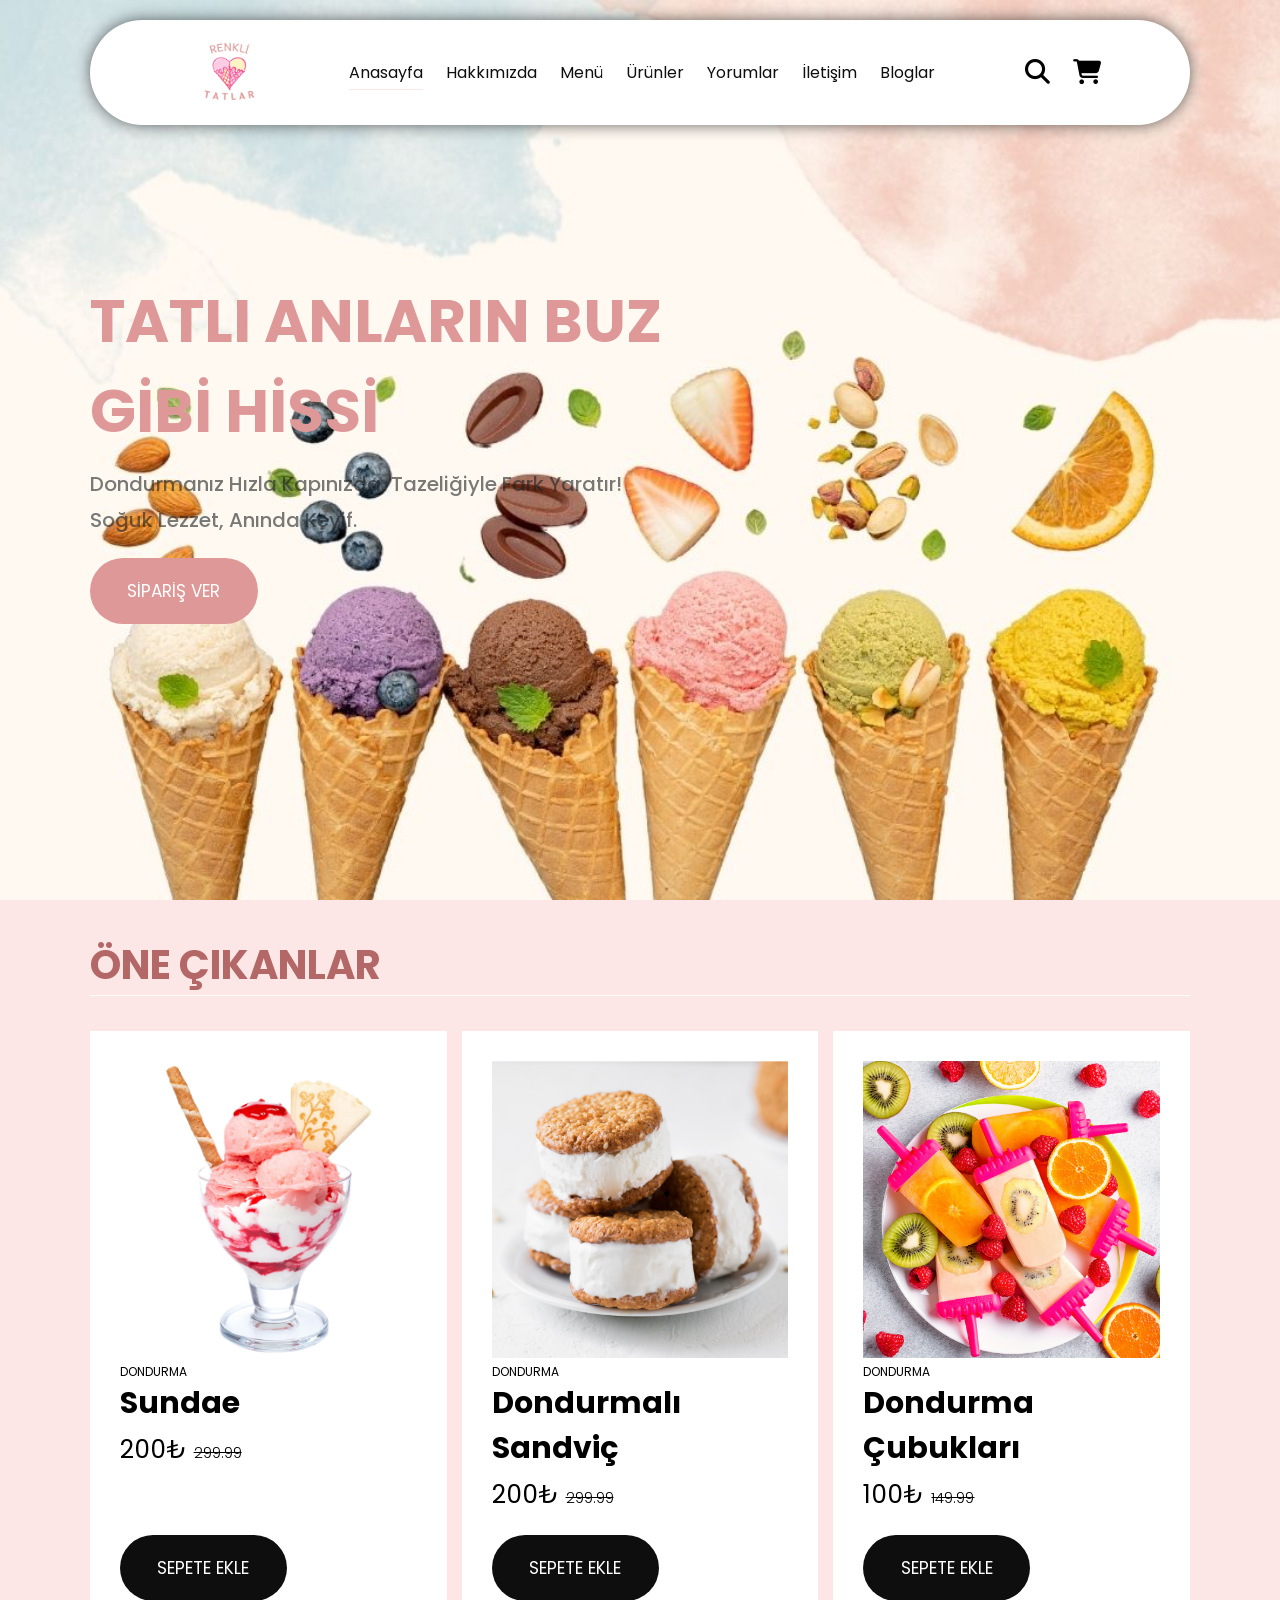
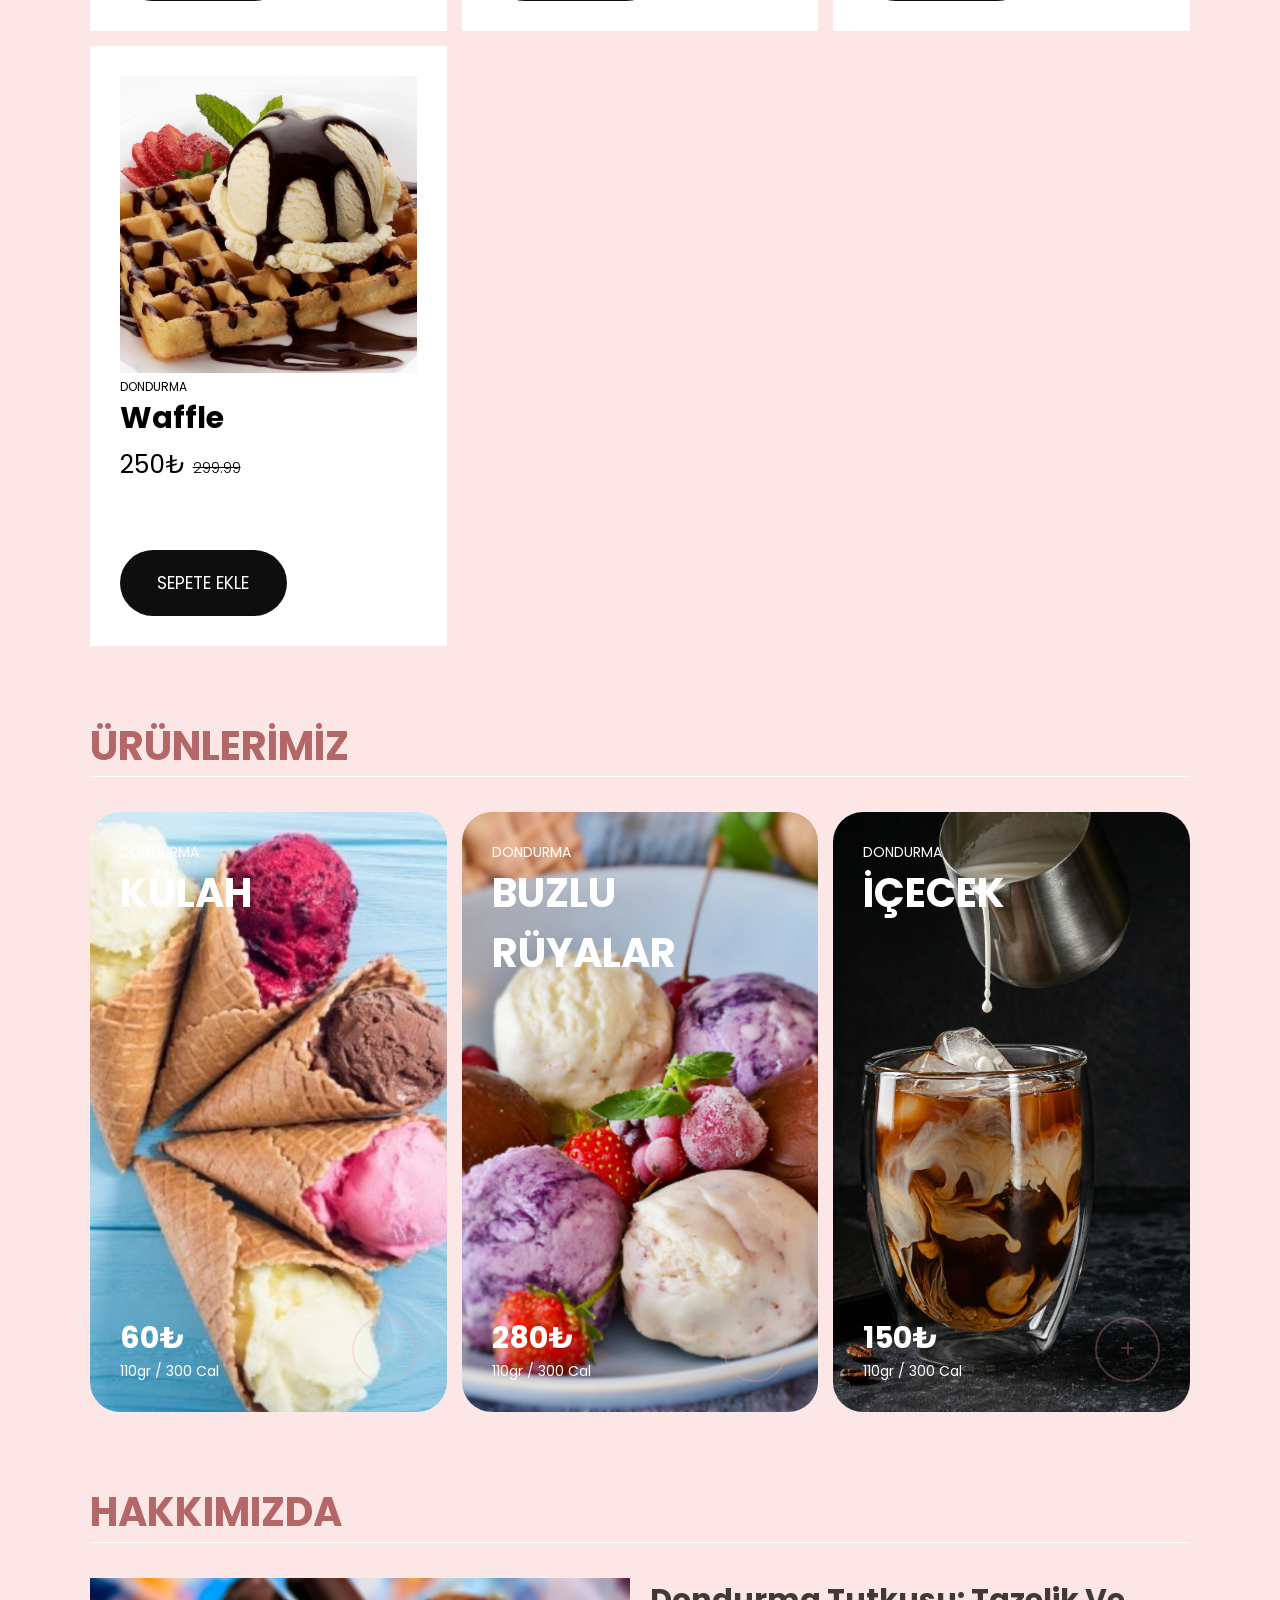
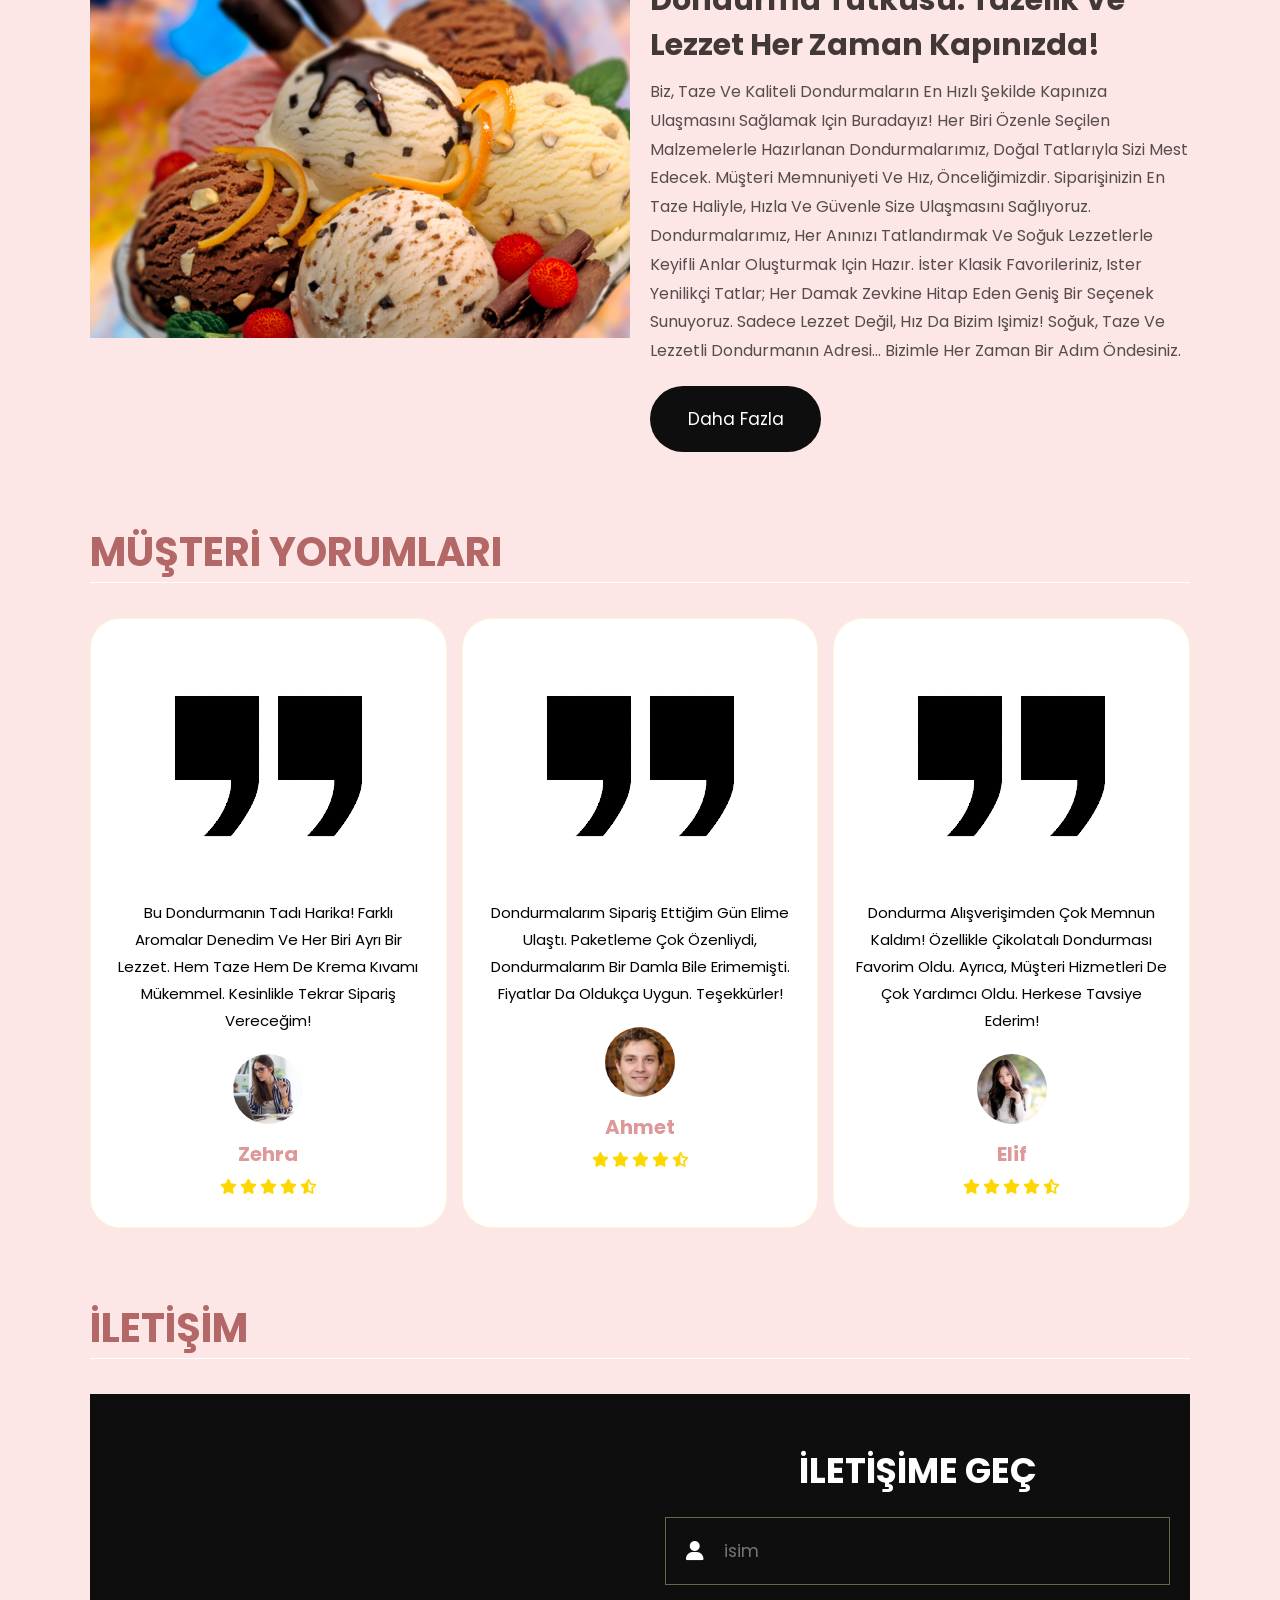
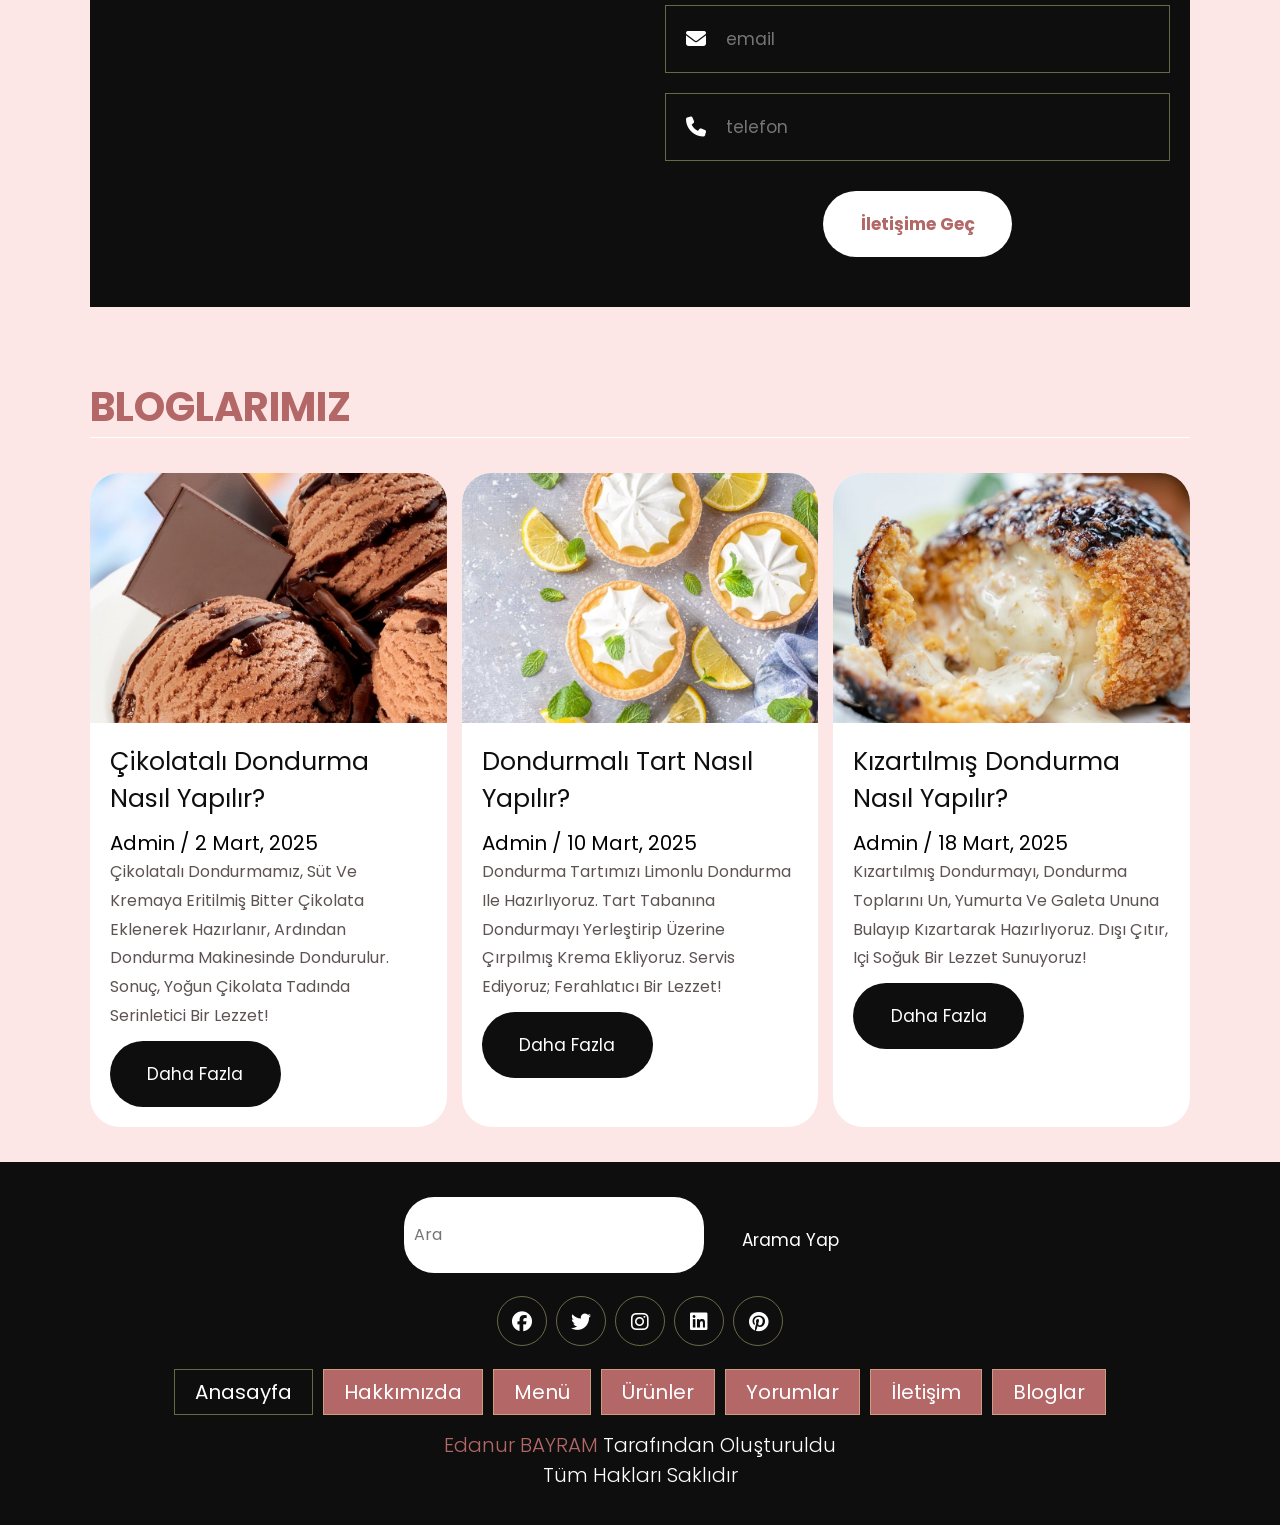
<file: index.html>
<!DOCTYPE html>
<html lang="en">

<head>
    <meta charset="UTF-8">
    <meta name="viewport" content="width=device-width, initial-scale=1.0">
    <link rel="stylesheet" href="https://cdnjs.cloudflare.com/ajax/libs/font-awesome/6.1.1/css/all.min.css" integrity="sha512-KfkfwYDsLkIlwQp6LFnl8zNdLGxu9YAA1QvwINks4PhcElQSvqcyVLLD9aMhXd13uQjoXtEKNosOWaZqXgel0g==" crossorigin="anonymous" referrerpolicy="no-referrer" />
    <title> Renkli Tatlar</title>
    <link rel="stylesheet" href="styles/style.css" />
</head>

<body>
    <!--! header section start-->
    <header class="header">
         <a href="#" class="logo">
            <img src="images/logo.png" alt="logo" />
         </a>
         <nav class="navbar">
           <a href="index.html" class="active">Anasayfa</a>
           <a href="about.html">Hakkımızda</a>
           <a href="menu.html">Menü</a>
           <a href="products.html">Ürünler</a>
           <a href="review.html">Yorumlar</a>
           <a href="contact.html">İletişim</a>
           <a href="blogs.html">Bloglar</a>
         </nav>

         <div class="buttons">
            <button id="search-btn">
                <i class="fas fa-search"></i>
            </button>
            <button id="cart-btn">
                <i class="fas fa-shopping-cart"></i>
            </button>
            <button id="menu-btn">
                <i class="fas fa-bars"></i>
            </button>
         </div>

         <div class="search-form">
            <input
            type="text"
            class="search-input"
            id="search-box"
            placeholder="arama yapın"
            />
            <i class="fas fa-search"></i>
         </div>

         <div class="cart-items-container">
            <div class="cart-item">
                <i class="fas fa-times"></i>
                <img src="images/menu-1.png" alt="menu">
                <div class="content">
                    <h3>Sepet Ürünü 01</h3>
                    <div class="price">200₺</div>
                </div>
            </div>
            <div class="cart-item">
                <i class="fas fa-times"></i>
                <img src="images/menu-2.png" alt="menu">
                <div class="content">
                    <h3>Sepet Ürünü 02</h3>
                    <div class="price">200₺</div>
                </div>
            </div>
            <div class="cart-item">
                <i class="fas fa-times"></i>
                <img src="images/menu-3.png" alt="menu">
                <div class="content">
                    <h3>Sepet Ürünü 03</h3>
                    <div class="price">100₺</div>
                </div>
            </div>
            <div class="cart-item">
                <i class="fas fa-times"></i>
                <img src="images/menu-4.png" alt="menu">
                <div class="content">
                    <h3>Sepet Ürünü 04</h3>
                    <div class="price">250₺</div>
                </div>
            </div>
            <a href="#" class="btn">Ödeme Yap</a>
         </div>
    </header>
    <!--! header section end-->

    <!--! home section start-->
    <section class="home" id="home">
        <div class="content">
            <h3>TATLI ANLARIN BUZ GİBİ HİSSİ</h3>
        <P>
            Dondurmanız hızla kapınızda, tazeliğiyle fark yaratır! <br>
            Soğuk lezzet, anında keyif.
        </P>
        <a href="#" class="btn">SİPARİŞ VER</a>
        </div>
    </section>
    <!--! home section end-->

    <!--! menu section start-->
    <section class="menu" id="menu">
        <h1 class="heading"> öne çıkanlar</h1>
        <div class="box-container">
            <div class="box">
                <div class="box-head">
                   <img src="images/menu-1.png"
                   alt="menu" />
                   <span class="menu-category">DONDURMA</span>
                   <h3>Sundae</h3>
                   <div class="price">200₺ <span>299.99</span></div>
                </div>
                <div class="box-bottom">
                   <a href="#" class="btn">SEPETE EKLE</a>
                </div>
            </div>
            <div class="box">
                <div class="box-head">
                   <img src="images/menu-2.png"
                   alt="menu" />
                   <span class="menu-category">DONDURMA</span>
                   <h3>Dondurmalı Sandviç</h3>
                   <div class="price">200₺ <span>299.99</span></div>
                </div>
                <div class="box-bottom">
                   <a href="#" class="btn">SEPETE EKLE</a>
                </div>
            </div>
            <div class="box">
                <div class="box-head">
                   <img src="images/menu-3.png"
                   alt="menu" />
                   <span class="menu-category">DONDURMA</span>
                   <h3>Dondurma Çubukları</h3>
                   <div class="price">100₺ <span>149.99</span></div>
                </div>
                <div class="box-bottom">
                   <a href="#" class="btn">SEPETE EKLE</a>
                </div>
            </div>
            <div class="box">
                <div class="box-head">
                   <img src="images/menu-4.png"
                   alt="menu" />
                   <span class="menu-category">DONDURMA</span>
                   <h3>Waffle</h3>
                   <div class="price">250₺ <span>299.99</span></div>
                </div>
                <div class="box-bottom">
                   <a href="#" class="btn">SEPETE EKLE</a>
                </div>
            </div>
        </div>
    </section>
    <!--! menu section end-->

    <!--! products section start-->
    <section class="products" id="products">
        <h1 class="heading">ÜRÜNLERİMİZ </h1>
        <div class="box-container">
            <div class="box">
                <div class="box-head">
                    <span class="title">DONDURMA</span>
                    <a href="#" class="name">KÜLAH</a>
                </div>
                <div class="image">
                    <img src="images/product-2.png" alt="" />
                </div>
                <div class="box-bottom">
                    <div class="info">
                        <b class="price">60₺</b>
                        <span class="amount">110gr / 300 Cal</span>
                    </div>
                    <div class="product-btn">
                        <a href="#">
                            <i class="fas fa-plus"></i>
                        </a>
                    </div>
                </div>
            </div>
            <div class="box">
                <div class="box-head">
                    <span class="title">DONDURMA</span>
                    <a href="#" class="name">BUZLU RÜYALAR</a>
                </div>
                <div class="image">
                    <img src="images/product-1.png" alt="" />
                </div>
                <div class="box-bottom">
                    <div class="info">
                        <b class="price">280₺</b>
                        <span class="amount">110gr / 300 Cal</span>
                    </div>
                    <div class="product-btn">
                        <a href="#">
                            <i class="fas fa-plus"></i>
                        </a>
                    </div>
                </div>
            </div>
            <div class="box dark-bg">
                <div class="box-head">
                    <span class="title">DONDURMA</span>
                    <a href="#" class="name">İÇECEK</a>
                </div>
                <div class="image">
                    <img src="images/dark-product.jpg" alt="" />
                </div>
                <div class="box-bottom">
                    <div class="info">
                        <b class="price">150₺</b>
                        <span class="amount">110gr / 300 Cal</span>
                    </div>
                    <div class="product-btn">
                        <a href="#">
                            <i class="fas fa-plus"></i>
                        </a>
                    </div>
                </div>
            </div>
        </div>
    </section>
    <!--! products section end-->

    <!--! about section start-->
    <section class="about" id="about">
        <h1 class="heading">hakkımızda</h1>
    <div class="row">
        <div class="image">
            <img src="images/about.jpg" alt="about" />
        </div>
        <div class="content">
            <h3>Dondurma Tutkusu: Tazelik ve Lezzet Her Zaman Kapınızda!</h3>
            <p>
                Biz, taze ve kaliteli dondurmaların en hızlı şekilde kapınıza ulaşmasını sağlamak için buradayız! Her biri özenle seçilen malzemelerle hazırlanan dondurmalarımız, doğal tatlarıyla sizi mest edecek. Müşteri memnuniyeti ve hız, önceliğimizdir. Siparişinizin en taze haliyle, hızla ve güvenle size ulaşmasını sağlıyoruz.
                Dondurmalarımız, her anınızı tatlandırmak ve soğuk lezzetlerle keyifli anlar oluşturmak için hazır. İster klasik favorileriniz, ister yenilikçi tatlar; her damak zevkine hitap eden geniş bir seçenek sunuyoruz. Sadece lezzet değil, hız da bizim işimiz!
                Soğuk, taze ve lezzetli dondurmanın adresi… Bizimle her zaman bir adım öndesiniz.
            </p>
            <a href="#" class="btn">daha fazla</a>
        </div>
    </div>
    </section>
    <!--! about section end-->

    <!--! review section start-->
    <section class="review" id="review">
        <h1 class="heading"> müşterİ yorumları </h1>
        <div class="box-container">
            <div class="box">
                <img src="images/quote.png" alt="quote" />
                <p>
                    Bu dondurmanın tadı harika! Farklı aromalar denedim ve her biri ayrı bir lezzet. Hem taze hem de krema kıvamı mükemmel. Kesinlikle tekrar sipariş vereceğim!
                </p>
                <img src="images/avatar-1.png" alt="avatar" class="user" />
                <h3> Zehra </h3>
                <div class="stars">
                    <i class="fas fa-star"></i>
                    <i class="fas fa-star"></i>
                    <i class="fas fa-star"></i>
                    <i class="fas fa-star"></i>
                    <i class="fas fa-star-half-alt"></i>
                </div>
            </div>
            <div class="box">
                <img src="images/quote.png" alt="quote" />
                <p>
                    Dondurmalarım sipariş ettiğim gün elime ulaştı. Paketleme çok özenliydi, dondurmalarım bir damla bile erimemişti. Fiyatlar da oldukça uygun. Teşekkürler!
                </p>
                <img src="images/avatar-2.png" alt="avatar" class="user" />
                <h3> Ahmet </h3>
                <div class="stars">
                    <i class="fas fa-star"></i>
                    <i class="fas fa-star"></i>
                    <i class="fas fa-star"></i>
                    <i class="fas fa-star"></i>
                    <i class="fas fa-star-half-alt"></i>
                </div>
            </div>
            <div class="box">
                <img src="images/quote.png" alt="quote" />
                <p>
                    Dondurma alışverişimden çok memnun kaldım! Özellikle çikolatalı dondurması favorim oldu. Ayrıca, müşteri hizmetleri de çok yardımcı oldu. Herkese tavsiye ederim!
                </p>
                <img src="images/avatar-3.png" alt="avatar" class="user" />
                <h3> Elif </h3>
                <div class="stars">
                    <i class="fas fa-star"></i>
                    <i class="fas fa-star"></i>
                    <i class="fas fa-star"></i>
                    <i class="fas fa-star"></i>
                    <i class="fas fa-star-half-alt"></i>
                </div>
            </div>
        </div>
    </section>
    <!--! review section end-->

    <!--! contact section start-->
    <section class="contact" id="contact">
        <h1 class="heading">İletİşİm</h1>
        <div class="row">
            <iframe 
            class="map"
            src="https://www.google.com/maps/embed?pb=!1m10!1m8!1m3!1d42348.894276084575!2d41.13594555619856!3d37.91640193746338!3m2!1i1024!2i768!4f13.1!5e0!3m2!1str!2str!4v1741733496168!5m2!1str!2str" loading="lazy" referrerpolicy="no-referrer-when-downgrade"></iframe>
          <form>
            <h3>İLETİŞİME GEÇ </h3>
            <div class="inputBox">
                <i class="fas fa-user"></i>
                <input type="text" placeholder="isim" />
            </div>
            <div class="inputBox">
                <i class="fas fa-envelope"></i>
                <input type="email" placeholder="email" />
            </div>
            <div class="inputBox">
                <i class="fas fa-phone"></i>
                <input type="number" placeholder="telefon" />
            </div>
            <input type="submit" class="btn" value="İletişime Geç">
          </form>
        </div>
    </section>
    <!--! contact section end-->

    <!--! blogs section start-->
    <section class="blogs" id="blogs">
        <h1 class="heading"> Bloglarımız </h1>
        <div class="box-container">
            <div class="box">
                <div class="image">
                 <img src="images/blog-1.jpg" alt="blog">
                </div> 
                <div class="content">
                    <a href="#" class="title"> Çikolatalı dondurma nasıl yapılır? </a>
                    <span>Admin / 2 Mart, 2025</span>
                    <p>
                        Çikolatalı dondurmamız, süt ve kremaya eritilmiş bitter çikolata eklenerek hazırlanır, ardından dondurma makinesinde dondurulur. Sonuç, yoğun çikolata tadında serinletici bir lezzet!
                    </p>
                    <a href="#" class="btn">daha fazla</a>
                </div>
            </div>
            <div class="box">
                <div class="image">
                 <img src="images/blog-2.jpg" alt="blog">
                </div> 
                <div class="content">
                    <a href="#" class="title"> dondurmalı tart nasıl <br> yapılır? </a>
                    <span>Admin / 10 Mart, 2025</span>
                    <p>
                        Dondurma tartımızı limonlu dondurma ile hazırlıyoruz. Tart tabanına dondurmayı yerleştirip üzerine çırpılmış krema ekliyoruz. Servis ediyoruz; ferahlatıcı bir lezzet!
                    </p>
                    <a href="#" class="btn">daha fazla</a>
                </div>
            </div>
            <div class="box">
                <div class="image">
                 <img src="images/blog-3.jpg" alt="blog">
                </div> 
                <div class="content">
                    <a href="#" class="title">kızartılmış dondurma nasıl yapılır? </a>
                    <span>Admin / 18 Mart, 2025</span>
                    <p>
                        Kızartılmış dondurmayı, dondurma toplarını un, yumurta ve galeta ununa bulayıp kızartarak hazırlıyoruz. Dışı çıtır, içi soğuk bir lezzet sunuyoruz!
                    </p>
                    <a href="#" class="btn">daha fazla</a>
                </div>
            </div>
        </div>
    </section>
    <!--! blogs section end-->

    <!--! footer section start-->
    <section class="footer">
        <div class="search">
            <input type="text"
            class="search-input" 
            placeholder="Ara" />
            <button class ="btn bnt-primary">Arama yap</button>
        </div>
        <div class="share">
            <a href="#" class="fab fa-facebook"></a>
            <a href="#" class="fab fa-twitter"></a>
            <a href="#" class="fab fa-instagram"></a>
            <a href="#" class="fab fa-linkedin"></a>
            <a href="#" class="fab fa-pinterest"></a>
        </div>

        <div class="links">
            <a href="#" class="active">Anasayfa</a>
            <a href="#">Hakkımızda</a>
            <a href="#">Menü</a>
            <a href="#">Ürünler</a>
            <a href="#">Yorumlar</a>
            <a href="#">İletişim</a>
            <a href="#">Bloglar</a>
        </div>

        <div class="credit">
            <span>Edanur BAYRAM </span>tarafından oluşturuldu <br> tüm hakları saklıdır
        </div>
    </section>
    <!--! footer section end-->

    <script src="js/script.js"></script>
</body>

</html>
</file>
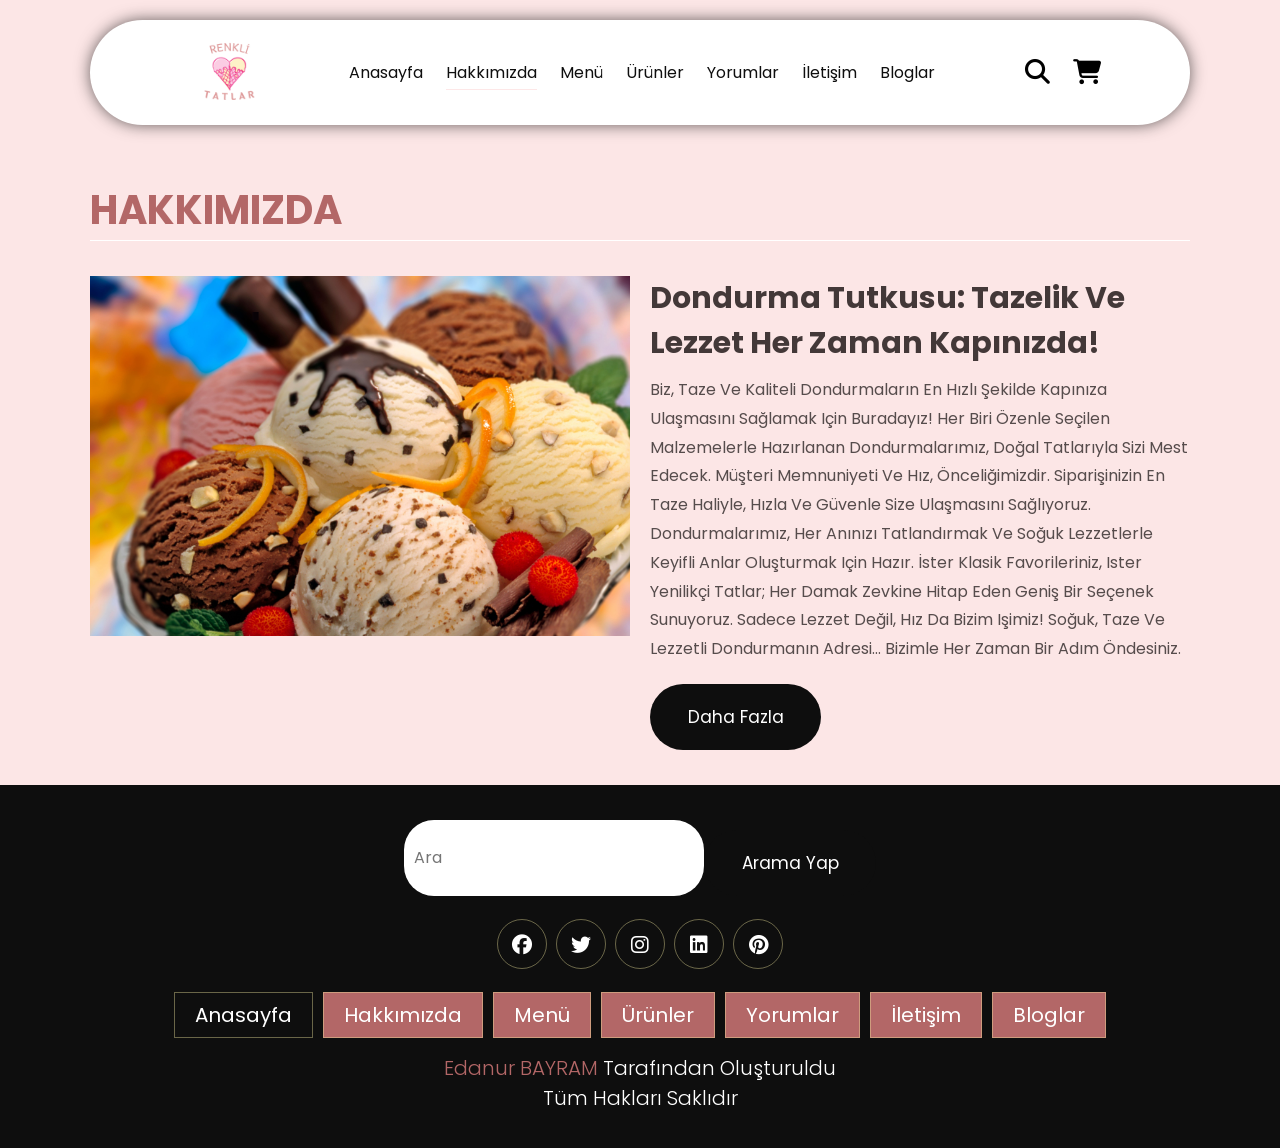
<file: about.html>
<!DOCTYPE html>
<html lang="en">

<head>
    <meta charset="UTF-8">
    <meta name="viewport" content="width=device-width, initial-scale=1.0">
    <link rel="stylesheet" href="https://cdnjs.cloudflare.com/ajax/libs/font-awesome/6.1.1/css/all.min.css" integrity="sha512-KfkfwYDsLkIlwQp6LFnl8zNdLGxu9YAA1QvwINks4PhcElQSvqcyVLLD9aMhXd13uQjoXtEKNosOWaZqXgel0g==" crossorigin="anonymous" referrerpolicy="no-referrer" />
    <title>Hakkımızda</title>
    <link rel="stylesheet" href="styles/style.css" />
</head>

<body>
    <!--! header section start-->
    <header class="header">
         <a href="#" class="logo">
            <img src="images/logo.png" alt="logo" />
         </a>
         <nav class="navbar">
           <a href="index.html" >Anasayfa</a>
           <a href="about.html" class="active">Hakkımızda</a>
           <a href="menu.html">Menü</a>
           <a href="products.html">Ürünler</a>
           <a href="review.html">Yorumlar</a>
           <a href="contact.html">İletişim</a>
           <a href="blogs.html">Bloglar</a>
         </nav>

         <div class="buttons">
            <button id="search-btn">
                <i class="fas fa-search"></i>
            </button>
            <button id="cart-btn">
                <i class="fas fa-shopping-cart"></i>
            </button>
            <button id="menu-btn">
                <i class="fas fa-bars"></i>
            </button>
         </div>

         <div class="search-form">
            <input
            type="text"
            class="search-input"
            id="search-box"
            placeholder="arama yapın"
            />
            <i class="fas fa-search"></i>
         </div>

         <div class="cart-items-container">
            <div class="cart-item">
                <i class="fas fa-times"></i>
                <img src="images/menu-1.png" alt="menu">
                <div class="content">
                    <h3>Sepet Ürünü 01</h3>
                    <div class="price">200₺</div>
                </div>
            </div>
            <div class="cart-item">
                <i class="fas fa-times"></i>
                <img src="images/menu-2.png" alt="menu">
                <div class="content">
                    <h3>Sepet Ürünü 02</h3>
                    <div class="price">200₺</div>
                </div>
            </div>
            <div class="cart-item">
                <i class="fas fa-times"></i>
                <img src="images/menu-3.png" alt="menu">
                <div class="content">
                    <h3>Sepet Ürünü 03</h3>
                    <div class="price">100₺</div>
                </div>
            </div>
            <div class="cart-item">
                <i class="fas fa-times"></i>
                <img src="images/menu-4.png" alt="menu">
                <div class="content">
                    <h3>Sepet Ürünü 04</h3>
                    <div class="price">250₺</div>
                </div>
            </div>
            <a href="#" class="btn">Ödeme Yap</a>
         </div>
    </header>
    <!--! header section end-->


    <!--! about section start-->
    <section class="about" id="about">
        <h1 class="heading">hakkımızda</h1>
    <div class="row">
        <div class="image">
            <img src="images/about.jpg" alt="about" />
        </div>
        <div class="content">
            <h3>Dondurma Tutkusu: Tazelik ve Lezzet Her Zaman Kapınızda!</h3>
            <p>
                Biz, taze ve kaliteli dondurmaların en hızlı şekilde kapınıza ulaşmasını sağlamak için buradayız! Her biri özenle seçilen malzemelerle hazırlanan dondurmalarımız, doğal tatlarıyla sizi mest edecek. Müşteri memnuniyeti ve hız, önceliğimizdir. Siparişinizin en taze haliyle, hızla ve güvenle size ulaşmasını sağlıyoruz.
                Dondurmalarımız, her anınızı tatlandırmak ve soğuk lezzetlerle keyifli anlar oluşturmak için hazır. İster klasik favorileriniz, ister yenilikçi tatlar; her damak zevkine hitap eden geniş bir seçenek sunuyoruz. Sadece lezzet değil, hız da bizim işimiz!
                Soğuk, taze ve lezzetli dondurmanın adresi… Bizimle her zaman bir adım öndesiniz.
            </p>
            <a href="#" class="btn">daha fazla</a>
        </div>
    </div>
    </section>
    <!--! about section end-->

 

    <!--! footer section start-->
    <section class="footer">
        <div class="search">
            <input type="text"
            class="search-input" 
            placeholder="Ara" />
            <button class ="btn bnt-primary">Arama yap</button>
        </div>
        <div class="share">
            <a href="#" class="fab fa-facebook"></a>
            <a href="#" class="fab fa-twitter"></a>
            <a href="#" class="fab fa-instagram"></a>
            <a href="#" class="fab fa-linkedin"></a>
            <a href="#" class="fab fa-pinterest"></a>
        </div>

        <div class="links">
            <a href="#" class="active">Anasayfa</a>
            <a href="#">Hakkımızda</a>
            <a href="#">Menü</a>
            <a href="#">Ürünler</a>
            <a href="#">Yorumlar</a>
            <a href="#">İletişim</a>
            <a href="#">Bloglar</a>
        </div>

        <div class="credit">
            <span>Edanur BAYRAM </span>tarafından oluşturuldu <br> tüm hakları saklıdır
        </div>
    </section>
    <!--! footer section end-->

    <script src="js/script.js"></script>
</body>

</html>
</file>
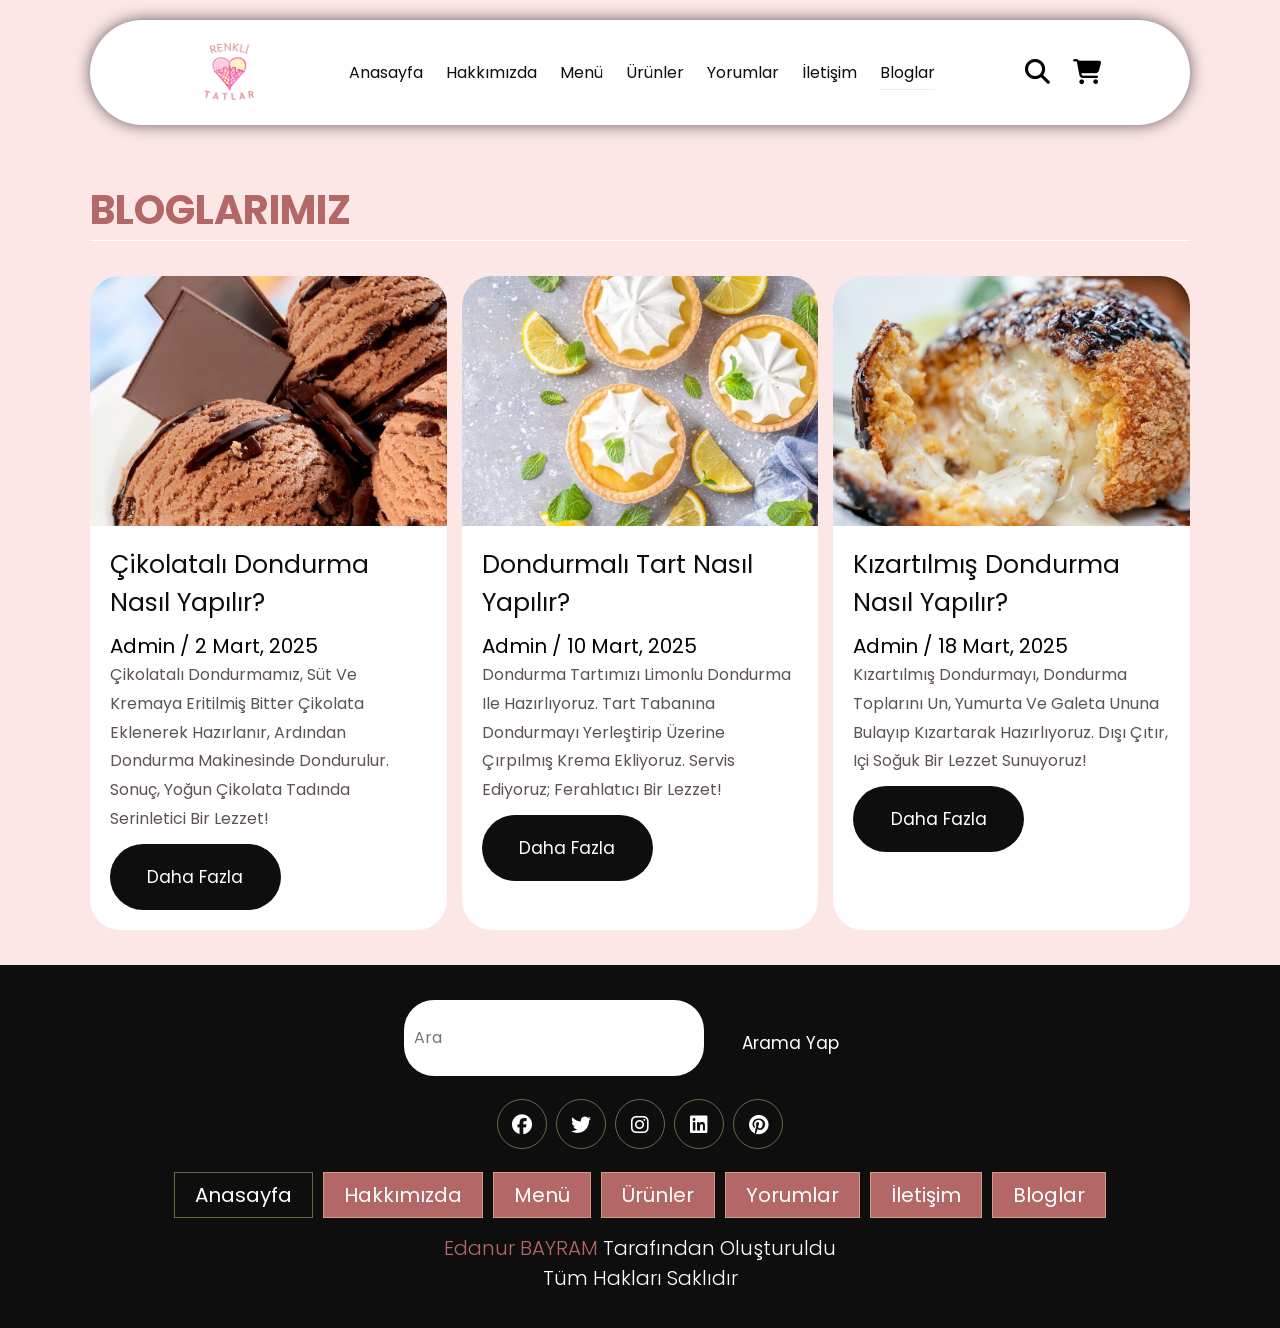
<file: blogs.html>
<!DOCTYPE html>
<html lang="en">

<head>
    <meta charset="UTF-8">
    <meta name="viewport" content="width=device-width, initial-scale=1.0">
    <link rel="stylesheet" href="https://cdnjs.cloudflare.com/ajax/libs/font-awesome/6.1.1/css/all.min.css" integrity="sha512-KfkfwYDsLkIlwQp6LFnl8zNdLGxu9YAA1QvwINks4PhcElQSvqcyVLLD9aMhXd13uQjoXtEKNosOWaZqXgel0g==" crossorigin="anonymous" referrerpolicy="no-referrer" />
    <title>Bloglar</title>
    <link rel="stylesheet" href="styles/style.css" />
</head>

<body>
    <!--! header section start-->
    <header class="header">
         <a href="#" class="logo">
            <img src="images/logo.png" alt="logo" />
         </a>
         <nav class="navbar">
           <a href="index.html" >Anasayfa</a>
           <a href="about.html">Hakkımızda</a>
           <a href="menu.html">Menü</a>
           <a href="products.html" >Ürünler</a>
           <a href="review.html">Yorumlar</a>
           <a href="contact.html">İletişim</a>
           <a href="blogs.html"  class="active">Bloglar</a>
         </nav>

         <div class="buttons">
            <button id="search-btn">
                <i class="fas fa-search"></i>
            </button>
            <button id="cart-btn">
                <i class="fas fa-shopping-cart"></i>
            </button>
            <button id="menu-btn">
                <i class="fas fa-bars"></i>
            </button>
         </div>

         <div class="search-form">
            <input
            type="text"
            class="search-input"
            id="search-box"
            placeholder="arama yapın"
            />
            <i class="fas fa-search"></i>
         </div>

         <div class="cart-items-container">
            <div class="cart-item">
                <i class="fas fa-times"></i>
                <img src="images/menu-1.png" alt="menu">
                <div class="content">
                    <h3>Sepet Ürünü 01</h3>
                    <div class="price">200₺</div>
                </div>
            </div>
            <div class="cart-item">
                <i class="fas fa-times"></i>
                <img src="images/menu-2.png" alt="menu">
                <div class="content">
                    <h3>Sepet Ürünü 02</h3>
                    <div class="price">200₺</div>
                </div>
            </div>
            <div class="cart-item">
                <i class="fas fa-times"></i>
                <img src="images/menu-3.png" alt="menu">
                <div class="content">
                    <h3>Sepet Ürünü 03</h3>
                    <div class="price">100₺</div>
                </div>
            </div>
            <div class="cart-item">
                <i class="fas fa-times"></i>
                <img src="images/menu-4.png" alt="menu">
                <div class="content">
                    <h3>Sepet Ürünü 04</h3>
                    <div class="price">250₺</div>
                </div>
            </div>
            <a href="#" class="btn">Ödeme Yap</a>
         </div>
    </header>
    <!--! header section end-->

    <!--! blogs section start-->
    <section class="blogs" id="blogs">
        <h1 class="heading"> Bloglarımız </h1>
        <div class="box-container">
            <div class="box">
                <div class="image">
                 <img src="images/blog-1.jpg" alt="blog">
                </div> 
                <div class="content">
                    <a href="#" class="title"> Çikolatalı dondurma nasıl yapılır? </a>
                    <span>Admin / 2 Mart, 2025</span>
                    <p>
                        Çikolatalı dondurmamız, süt ve kremaya eritilmiş bitter çikolata eklenerek hazırlanır, ardından dondurma makinesinde dondurulur. Sonuç, yoğun çikolata tadında serinletici bir lezzet!
                    </p>
                    <a href="#" class="btn">daha fazla</a>
                </div>
            </div>
            <div class="box">
                <div class="image">
                 <img src="images/blog-2.jpg" alt="blog">
                </div> 
                <div class="content">
                    <a href="#" class="title"> dondurmalı tart nasıl <br> yapılır? </a>
                    <span>Admin / 10 Mart, 2025</span>
                    <p>
                        Dondurma tartımızı limonlu dondurma ile hazırlıyoruz. Tart tabanına dondurmayı yerleştirip üzerine çırpılmış krema ekliyoruz. Servis ediyoruz; ferahlatıcı bir lezzet!
                    </p>
                    <a href="#" class="btn">daha fazla</a>
                </div>
            </div>
            <div class="box">
                <div class="image">
                 <img src="images/blog-3.jpg" alt="blog">
                </div> 
                <div class="content">
                    <a href="#" class="title">kızartılmış dondurma nasıl yapılır? </a>
                    <span>Admin / 18 Mart, 2025</span>
                    <p>
                        Kızartılmış dondurmayı, dondurma toplarını un, yumurta ve galeta ununa bulayıp kızartarak hazırlıyoruz. Dışı çıtır, içi soğuk bir lezzet sunuyoruz!
                    </p>
                    <a href="#" class="btn">daha fazla</a>
                </div>
            </div>
        </div>
    </section>
    <!--! blogs section end-->

    <!--! footer section start-->
    <section class="footer">
        <div class="search">
            <input type="text"
            class="search-input" 
            placeholder="Ara" />
            <button class ="btn bnt-primary">Arama yap</button>
        </div>
        <div class="share">
            <a href="#" class="fab fa-facebook"></a>
            <a href="#" class="fab fa-twitter"></a>
            <a href="#" class="fab fa-instagram"></a>
            <a href="#" class="fab fa-linkedin"></a>
            <a href="#" class="fab fa-pinterest"></a>
        </div>

        <div class="links">
            <a href="#" class="active">Anasayfa</a>
            <a href="#">Hakkımızda</a>
            <a href="#">Menü</a>
            <a href="#">Ürünler</a>
            <a href="#">Yorumlar</a>
            <a href="#">İletişim</a>
            <a href="#">Bloglar</a>
        </div>

        <div class="credit">
            <span>Edanur BAYRAM </span>tarafından oluşturuldu <br> tüm hakları saklıdır
        </div>
    </section>
    <!--! footer section end-->

    <script src="js/script.js"></script>
</body>

</html>
</file>
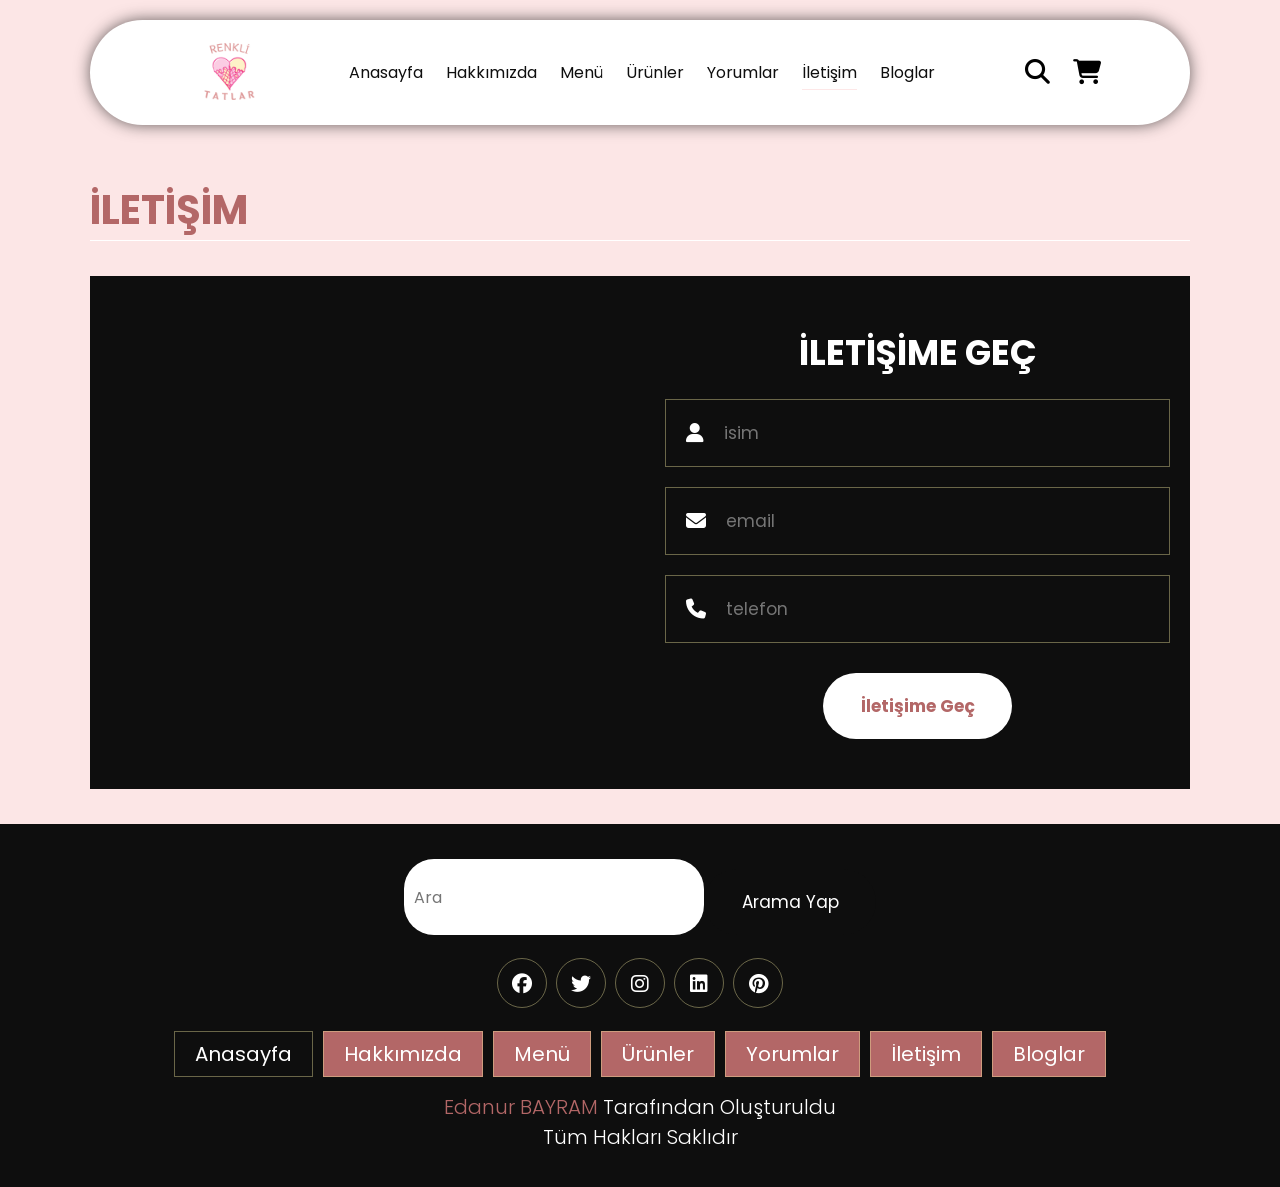
<file: contact.html>
<!DOCTYPE html>
<html lang="en">

<head>
    <meta charset="UTF-8">
    <meta name="viewport" content="width=device-width, initial-scale=1.0">
    <link rel="stylesheet" href="https://cdnjs.cloudflare.com/ajax/libs/font-awesome/6.1.1/css/all.min.css" integrity="sha512-KfkfwYDsLkIlwQp6LFnl8zNdLGxu9YAA1QvwINks4PhcElQSvqcyVLLD9aMhXd13uQjoXtEKNosOWaZqXgel0g==" crossorigin="anonymous" referrerpolicy="no-referrer" />
    <title>İletişim</title>
    <link rel="stylesheet" href="styles/style.css" />
</head>

<body>
    <!--! header section start-->
    <header class="header">
         <a href="#" class="logo">
            <img src="images/logo.png" alt="logo" />
         </a>
         <nav class="navbar">
           <a href="index.html" >Anasayfa</a>
           <a href="about.html">Hakkımızda</a>
           <a href="menu.html">Menü</a>
           <a href="products.html" >Ürünler</a>
           <a href="review.html">Yorumlar</a>
           <a href="contact.html" class="active">İletişim</a>
           <a href="blogs.html">Bloglar</a>
         </nav>

         <div class="buttons">
            <button id="search-btn">
                <i class="fas fa-search"></i>
            </button>
            <button id="cart-btn">
                <i class="fas fa-shopping-cart"></i>
            </button>
            <button id="menu-btn">
                <i class="fas fa-bars"></i>
            </button>
         </div>

         <div class="search-form">
            <input
            type="text"
            class="search-input"
            id="search-box"
            placeholder="arama yapın"
            />
            <i class="fas fa-search"></i>
         </div>

         <div class="cart-items-container">
            <div class="cart-item">
                <i class="fas fa-times"></i>
                <img src="images/menu-1.png" alt="menu">
                <div class="content">
                    <h3>Sepet Ürünü 01</h3>
                    <div class="price">200₺</div>
                </div>
            </div>
            <div class="cart-item">
                <i class="fas fa-times"></i>
                <img src="images/menu-2.png" alt="menu">
                <div class="content">
                    <h3>Sepet Ürünü 02</h3>
                    <div class="price">200₺</div>
                </div>
            </div>
            <div class="cart-item">
                <i class="fas fa-times"></i>
                <img src="images/menu-3.png" alt="menu">
                <div class="content">
                    <h3>Sepet Ürünü 03</h3>
                    <div class="price">100₺</div>
                </div>
            </div>
            <div class="cart-item">
                <i class="fas fa-times"></i>
                <img src="images/menu-4.png" alt="menu">
                <div class="content">
                    <h3>Sepet Ürünü 04</h3>
                    <div class="price">250₺</div>
                </div>
            </div>
            <a href="#" class="btn">Ödeme Yap</a>
         </div>
    </header>
    <!--! header section end-->

   <!--! contact section start-->
   <section class="contact" id="contact">
    <h1 class="heading">İletİşİm</h1>
    <div class="row">
        <iframe 
        class="map"
        src="https://www.google.com/maps/embed?pb=!1m10!1m8!1m3!1d42348.894276084575!2d41.13594555619856!3d37.91640193746338!3m2!1i1024!2i768!4f13.1!5e0!3m2!1str!2str!4v1741733496168!5m2!1str!2str" loading="lazy" referrerpolicy="no-referrer-when-downgrade"></iframe>
      <form>
        <h3>İLETİŞİME GEÇ </h3>
        <div class="inputBox">
            <i class="fas fa-user"></i>
            <input type="text" placeholder="isim" />
        </div>
        <div class="inputBox">
            <i class="fas fa-envelope"></i>
            <input type="email" placeholder="email" />
        </div>
        <div class="inputBox">
            <i class="fas fa-phone"></i>
            <input type="number" placeholder="telefon" />
        </div>
        <input type="submit" class="btn" value="İletişime Geç">
      </form>
    </div>
</section>
<!--! contact section end-->
    <!--! footer section start-->
    <section class="footer">
        <div class="search">
            <input type="text"
            class="search-input" 
            placeholder="Ara" />
            <button class ="btn bnt-primary">Arama yap</button>
        </div>
        <div class="share">
            <a href="#" class="fab fa-facebook"></a>
            <a href="#" class="fab fa-twitter"></a>
            <a href="#" class="fab fa-instagram"></a>
            <a href="#" class="fab fa-linkedin"></a>
            <a href="#" class="fab fa-pinterest"></a>
        </div>

        <div class="links">
            <a href="#" class="active">Anasayfa</a>
            <a href="#">Hakkımızda</a>
            <a href="#">Menü</a>
            <a href="#">Ürünler</a>
            <a href="#">Yorumlar</a>
            <a href="#">İletişim</a>
            <a href="#">Bloglar</a>
        </div>

        <div class="credit">
            <span>Edanur BAYRAM </span>tarafından oluşturuldu <br> tüm hakları saklıdır
        </div>
    </section>
    <!--! footer section end-->

    <script src="js/script.js"></script>
</body>

</html>
</file>
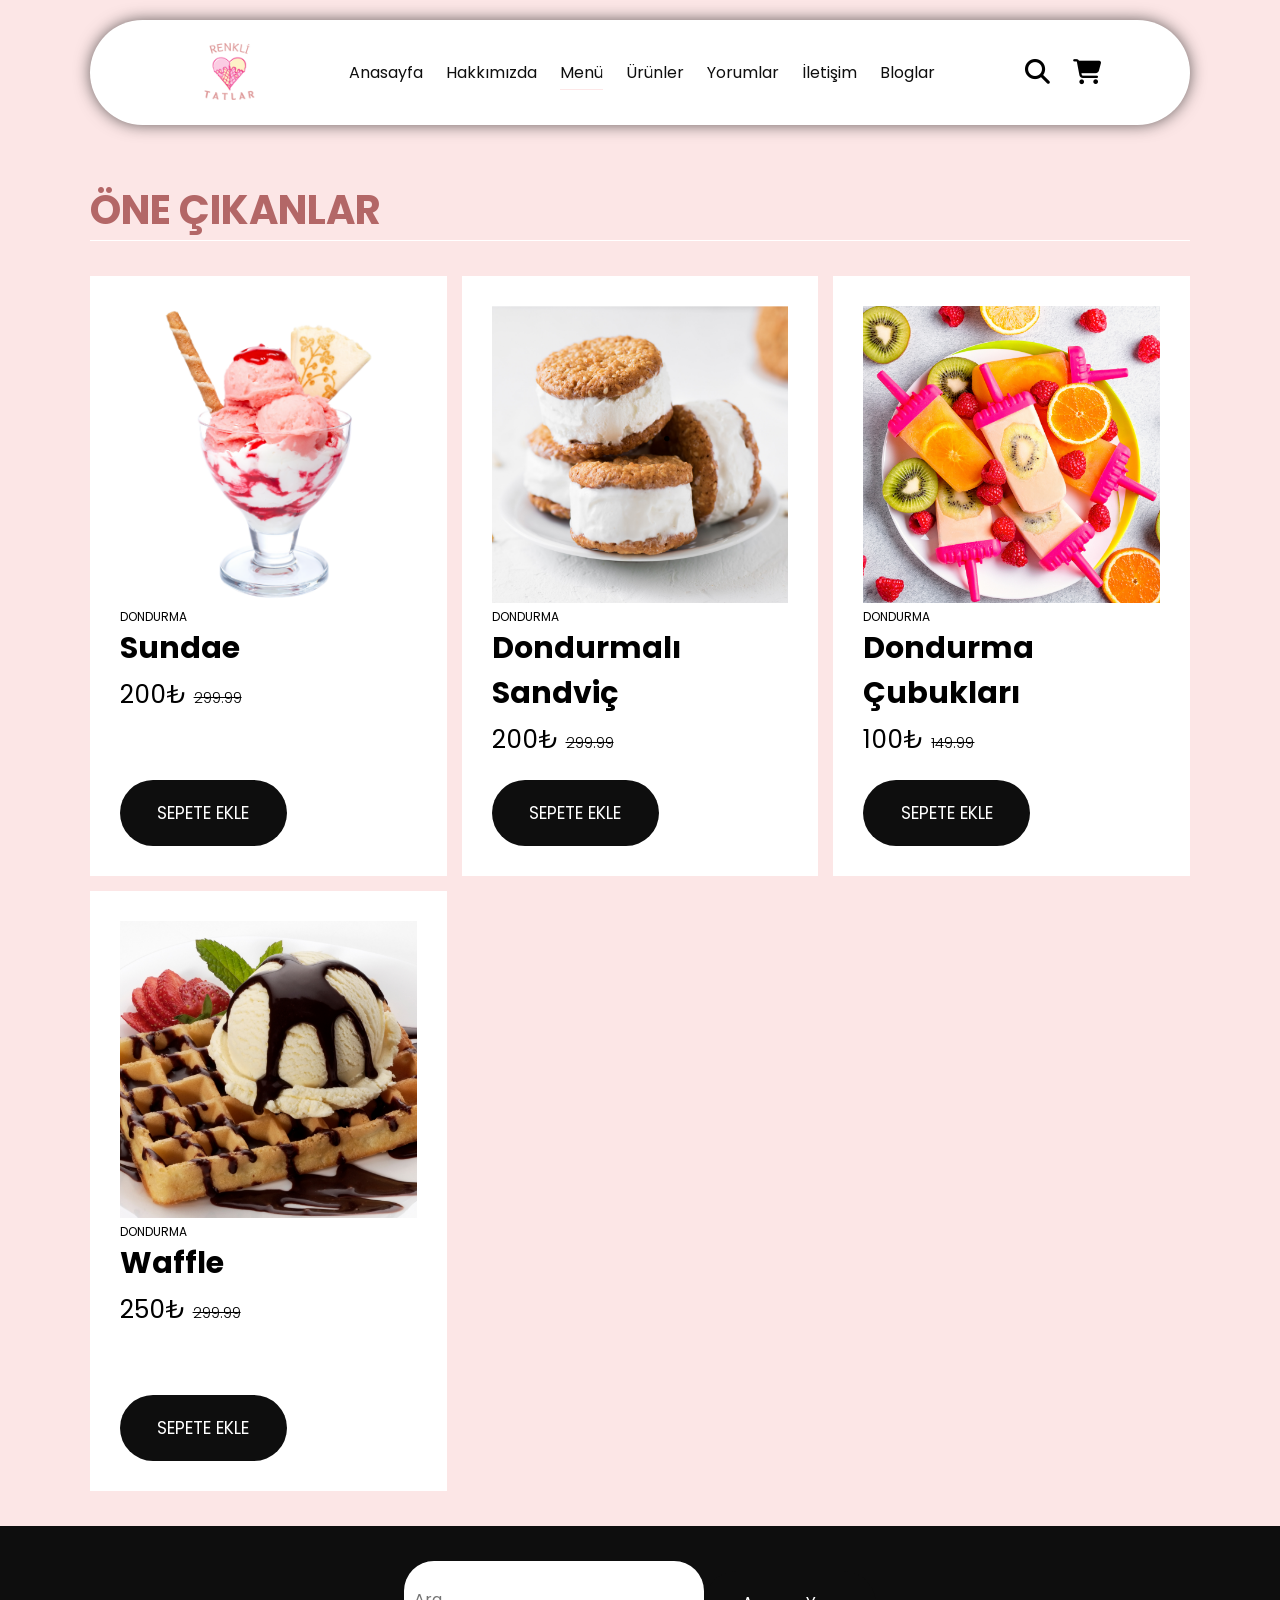
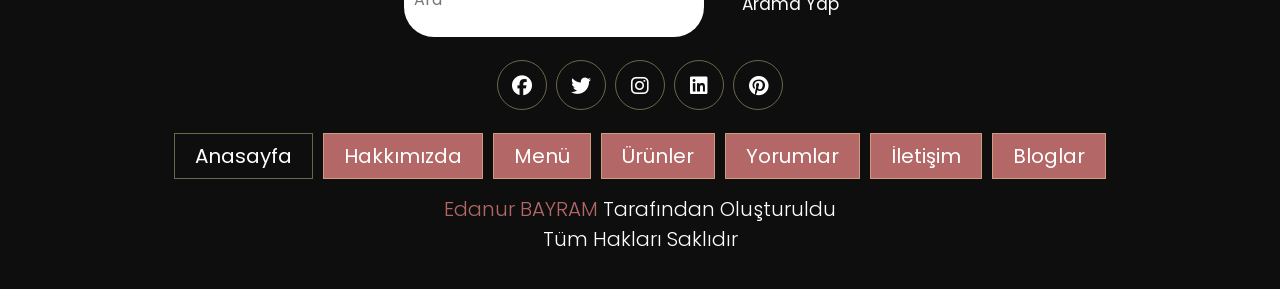
<file: menu.html>
<!DOCTYPE html>
<html lang="en">

<head>
    <meta charset="UTF-8">
    <meta name="viewport" content="width=device-width, initial-scale=1.0">
    <link rel="stylesheet" href="https://cdnjs.cloudflare.com/ajax/libs/font-awesome/6.1.1/css/all.min.css" integrity="sha512-KfkfwYDsLkIlwQp6LFnl8zNdLGxu9YAA1QvwINks4PhcElQSvqcyVLLD9aMhXd13uQjoXtEKNosOWaZqXgel0g==" crossorigin="anonymous" referrerpolicy="no-referrer" />
    <title>Menü</title>
    <link rel="stylesheet" href="styles/style.css" />
</head>

<body>
    <!--! header section start-->
    <header class="header">
         <a href="#" class="logo">
            <img src="images/logo.png" alt="logo" />
         </a>
         <nav class="navbar">
           <a href="index.html" >Anasayfa</a>
           <a href="about.html" >Hakkımızda</a>
           <a href="menu.html" class="active">Menü</a>
           <a href="products.html">Ürünler</a>
           <a href="review.html">Yorumlar</a>
           <a href="contact.html">İletişim</a>
           <a href="blogs.html">Bloglar</a>
         </nav>

         <div class="buttons">
            <button id="search-btn">
                <i class="fas fa-search"></i>
            </button>
            <button id="cart-btn">
                <i class="fas fa-shopping-cart"></i>
            </button>
            <button id="menu-btn">
                <i class="fas fa-bars"></i>
            </button>
         </div>

         <div class="search-form">
            <input
            type="text"
            class="search-input"
            id="search-box"
            placeholder="arama yapın"
            />
            <i class="fas fa-search"></i>
         </div>

         <div class="cart-items-container">
            <div class="cart-item">
                <i class="fas fa-times"></i>
                <img src="images/menu-1.png" alt="menu">
                <div class="content">
                    <h3>Sepet Ürünü 01</h3>
                    <div class="price">200₺</div>
                </div>
            </div>
            <div class="cart-item">
                <i class="fas fa-times"></i>
                <img src="images/menu-2.png" alt="menu">
                <div class="content">
                    <h3>Sepet Ürünü 02</h3>
                    <div class="price">200₺</div>
                </div>
            </div>
            <div class="cart-item">
                <i class="fas fa-times"></i>
                <img src="images/menu-3.png" alt="menu">
                <div class="content">
                    <h3>Sepet Ürünü 03</h3>
                    <div class="price">100₺</div>
                </div>
            </div>
            <div class="cart-item">
                <i class="fas fa-times"></i>
                <img src="images/menu-4.png" alt="menu">
                <div class="content">
                    <h3>Sepet Ürünü 04</h3>
                    <div class="price">250₺</div>
                </div>
            </div>
            <a href="#" class="btn">Ödeme Yap</a>
         </div>
    </header>
    <!--! header section end-->

    <!--! menu section start-->
    <section class="menu" id="menu">
        <h1 class="heading"> öne çıkanlar</h1>
        <div class="box-container">
            <div class="box">
                <div class="box-head">
                   <img src="images/menu-1.png"
                   alt="menu" />
                   <span class="menu-category">DONDURMA</span>
                   <h3>Sundae</h3>
                   <div class="price">200₺ <span>299.99</span></div>
                </div>
                <div class="box-bottom">
                   <a href="#" class="btn">SEPETE EKLE</a>
                </div>
            </div>
            <div class="box">
                <div class="box-head">
                   <img src="images/menu-2.png"
                   alt="menu" />
                   <span class="menu-category">DONDURMA</span>
                   <h3>Dondurmalı Sandviç</h3>
                   <div class="price">200₺ <span>299.99</span></div>
                </div>
                <div class="box-bottom">
                   <a href="#" class="btn">SEPETE EKLE</a>
                </div>
            </div>
            <div class="box">
                <div class="box-head">
                   <img src="images/menu-3.png"
                   alt="menu" />
                   <span class="menu-category">DONDURMA</span>
                   <h3>Dondurma Çubukları</h3>
                   <div class="price">100₺ <span>149.99</span></div>
                </div>
                <div class="box-bottom">
                   <a href="#" class="btn">SEPETE EKLE</a>
                </div>
            </div>
            <div class="box">
                <div class="box-head">
                   <img src="images/menu-4.png"
                   alt="menu" />
                   <span class="menu-category">DONDURMA</span>
                   <h3>Waffle</h3>
                   <div class="price">250₺ <span>299.99</span></div>
                </div>
                <div class="box-bottom">
                   <a href="#" class="btn">SEPETE EKLE</a>
                </div>
            </div>
        </div>
    </section>
    <!--! menu section end-->

 

    <!--! footer section start-->
    <section class="footer">
        <div class="search">
            <input type="text"
            class="search-input" 
            placeholder="Ara" />
            <button class ="btn bnt-primary">Arama yap</button>
        </div>
        <div class="share">
            <a href="#" class="fab fa-facebook"></a>
            <a href="#" class="fab fa-twitter"></a>
            <a href="#" class="fab fa-instagram"></a>
            <a href="#" class="fab fa-linkedin"></a>
            <a href="#" class="fab fa-pinterest"></a>
        </div>

        <div class="links">
            <a href="#" class="active">Anasayfa</a>
            <a href="#">Hakkımızda</a>
            <a href="#">Menü</a>
            <a href="#">Ürünler</a>
            <a href="#">Yorumlar</a>
            <a href="#">İletişim</a>
            <a href="#">Bloglar</a>
        </div>

        <div class="credit">
            <span>Edanur BAYRAM </span>tarafından oluşturuldu <br> tüm hakları saklıdır
        </div>
    </section>
    <!--! footer section end-->

    <script src="js/script.js"></script>
</body>

</html>
</file>
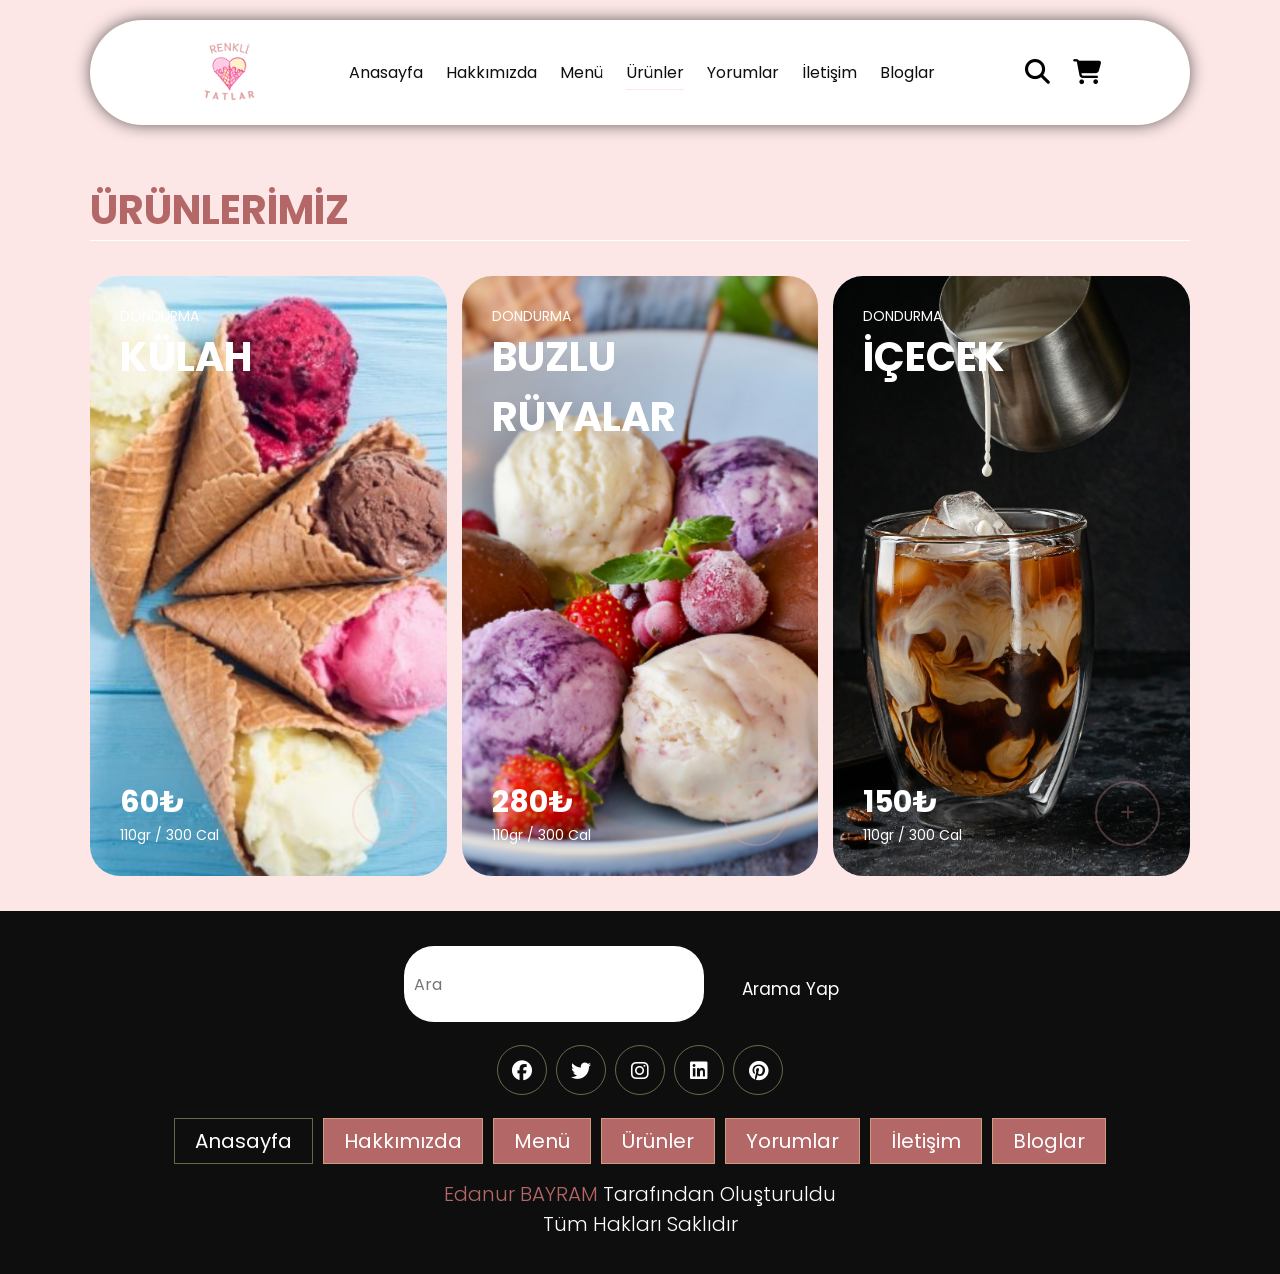
<file: products.html>
<!DOCTYPE html>
<html lang="en">

<head>
    <meta charset="UTF-8">
    <meta name="viewport" content="width=device-width, initial-scale=1.0">
    <link rel="stylesheet" href="https://cdnjs.cloudflare.com/ajax/libs/font-awesome/6.1.1/css/all.min.css" integrity="sha512-KfkfwYDsLkIlwQp6LFnl8zNdLGxu9YAA1QvwINks4PhcElQSvqcyVLLD9aMhXd13uQjoXtEKNosOWaZqXgel0g==" crossorigin="anonymous" referrerpolicy="no-referrer" />
    <title>Ürünlerimiz</title>
    <link rel="stylesheet" href="styles/style.css" />
</head>

<body>
    <!--! header section start-->
    <header class="header">
         <a href="#" class="logo">
            <img src="images/logo.png" alt="logo" />
         </a>
         <nav class="navbar">
           <a href="index.html" >Anasayfa</a>
           <a href="about.html">Hakkımızda</a>
           <a href="menu.html">Menü</a>
           <a href="products.html"  class="active">Ürünler</a>
           <a href="review.html">Yorumlar</a>
           <a href="contact.html">İletişim</a>
           <a href="blogs.html">Bloglar</a>
         </nav>

         <div class="buttons">
            <button id="search-btn">
                <i class="fas fa-search"></i>
            </button>
            <button id="cart-btn">
                <i class="fas fa-shopping-cart"></i>
            </button>
            <button id="menu-btn">
                <i class="fas fa-bars"></i>
            </button>
         </div>

         <div class="search-form">
            <input
            type="text"
            class="search-input"
            id="search-box"
            placeholder="arama yapın"
            />
            <i class="fas fa-search"></i>
         </div>

         <div class="cart-items-container">
            <div class="cart-item">
                <i class="fas fa-times"></i>
                <img src="images/menu-1.png" alt="menu">
                <div class="content">
                    <h3>Sepet Ürünü 01</h3>
                    <div class="price">200₺</div>
                </div>
            </div>
            <div class="cart-item">
                <i class="fas fa-times"></i>
                <img src="images/menu-2.png" alt="menu">
                <div class="content">
                    <h3>Sepet Ürünü 02</h3>
                    <div class="price">200₺</div>
                </div>
            </div>
            <div class="cart-item">
                <i class="fas fa-times"></i>
                <img src="images/menu-3.png" alt="menu">
                <div class="content">
                    <h3>Sepet Ürünü 03</h3>
                    <div class="price">100₺</div>
                </div>
            </div>
            <div class="cart-item">
                <i class="fas fa-times"></i>
                <img src="images/menu-4.png" alt="menu">
                <div class="content">
                    <h3>Sepet Ürünü 04</h3>
                    <div class="price">250₺</div>
                </div>
            </div>
            <a href="#" class="btn">Ödeme Yap</a>
         </div>
    </header>
    <!--! header section end-->

    <!--! products section start-->
    <section class="products" id="products">
        <h1 class="heading">ÜRÜNLERİMİZ </h1>
        <div class="box-container">
            <div class="box">
                <div class="box-head">
                    <span class="title">DONDURMA</span>
                    <a href="#" class="name">KÜLAH</a>
                </div>
                <div class="image">
                    <img src="images/product-2.png" alt="" />
                </div>
                <div class="box-bottom">
                    <div class="info">
                        <b class="price">60₺</b>
                        <span class="amount">110gr / 300 Cal</span>
                    </div>
                    <div class="product-btn">
                        <a href="#">
                            <i class="fas fa-plus"></i>
                        </a>
                    </div>
                </div>
            </div>
            <div class="box">
                <div class="box-head">
                    <span class="title">DONDURMA</span>
                    <a href="#" class="name">BUZLU RÜYALAR</a>
                </div>
                <div class="image">
                    <img src="images/product-1.png" alt="" />
                </div>
                <div class="box-bottom">
                    <div class="info">
                        <b class="price">280₺</b>
                        <span class="amount">110gr / 300 Cal</span>
                    </div>
                    <div class="product-btn">
                        <a href="#">
                            <i class="fas fa-plus"></i>
                        </a>
                    </div>
                </div>
            </div>
            <div class="box dark-bg">
                <div class="box-head">
                    <span class="title">DONDURMA</span>
                    <a href="#" class="name">İÇECEK</a>
                </div>
                <div class="image">
                    <img src="images/dark-product.jpg" alt="" />
                </div>
                <div class="box-bottom">
                    <div class="info">
                        <b class="price">150₺</b>
                        <span class="amount">110gr / 300 Cal</span>
                    </div>
                    <div class="product-btn">
                        <a href="#">
                            <i class="fas fa-plus"></i>
                        </a>
                    </div>
                </div>
            </div>
        </div>
    </section>
    <!--! products section end-->


    <!--! footer section start-->
    <section class="footer">
        <div class="search">
            <input type="text"
            class="search-input" 
            placeholder="Ara" />
            <button class ="btn bnt-primary">Arama yap</button>
        </div>
        <div class="share">
            <a href="#" class="fab fa-facebook"></a>
            <a href="#" class="fab fa-twitter"></a>
            <a href="#" class="fab fa-instagram"></a>
            <a href="#" class="fab fa-linkedin"></a>
            <a href="#" class="fab fa-pinterest"></a>
        </div>

        <div class="links">
            <a href="#" class="active">Anasayfa</a>
            <a href="#">Hakkımızda</a>
            <a href="#">Menü</a>
            <a href="#">Ürünler</a>
            <a href="#">Yorumlar</a>
            <a href="#">İletişim</a>
            <a href="#">Bloglar</a>
        </div>

        <div class="credit">
            <span>Edanur BAYRAM </span>tarafından oluşturuldu <br> tüm hakları saklıdır
        </div>
    </section>
    <!--! footer section end-->

    <script src="js/script.js"></script>
</body>

</html>
</file>
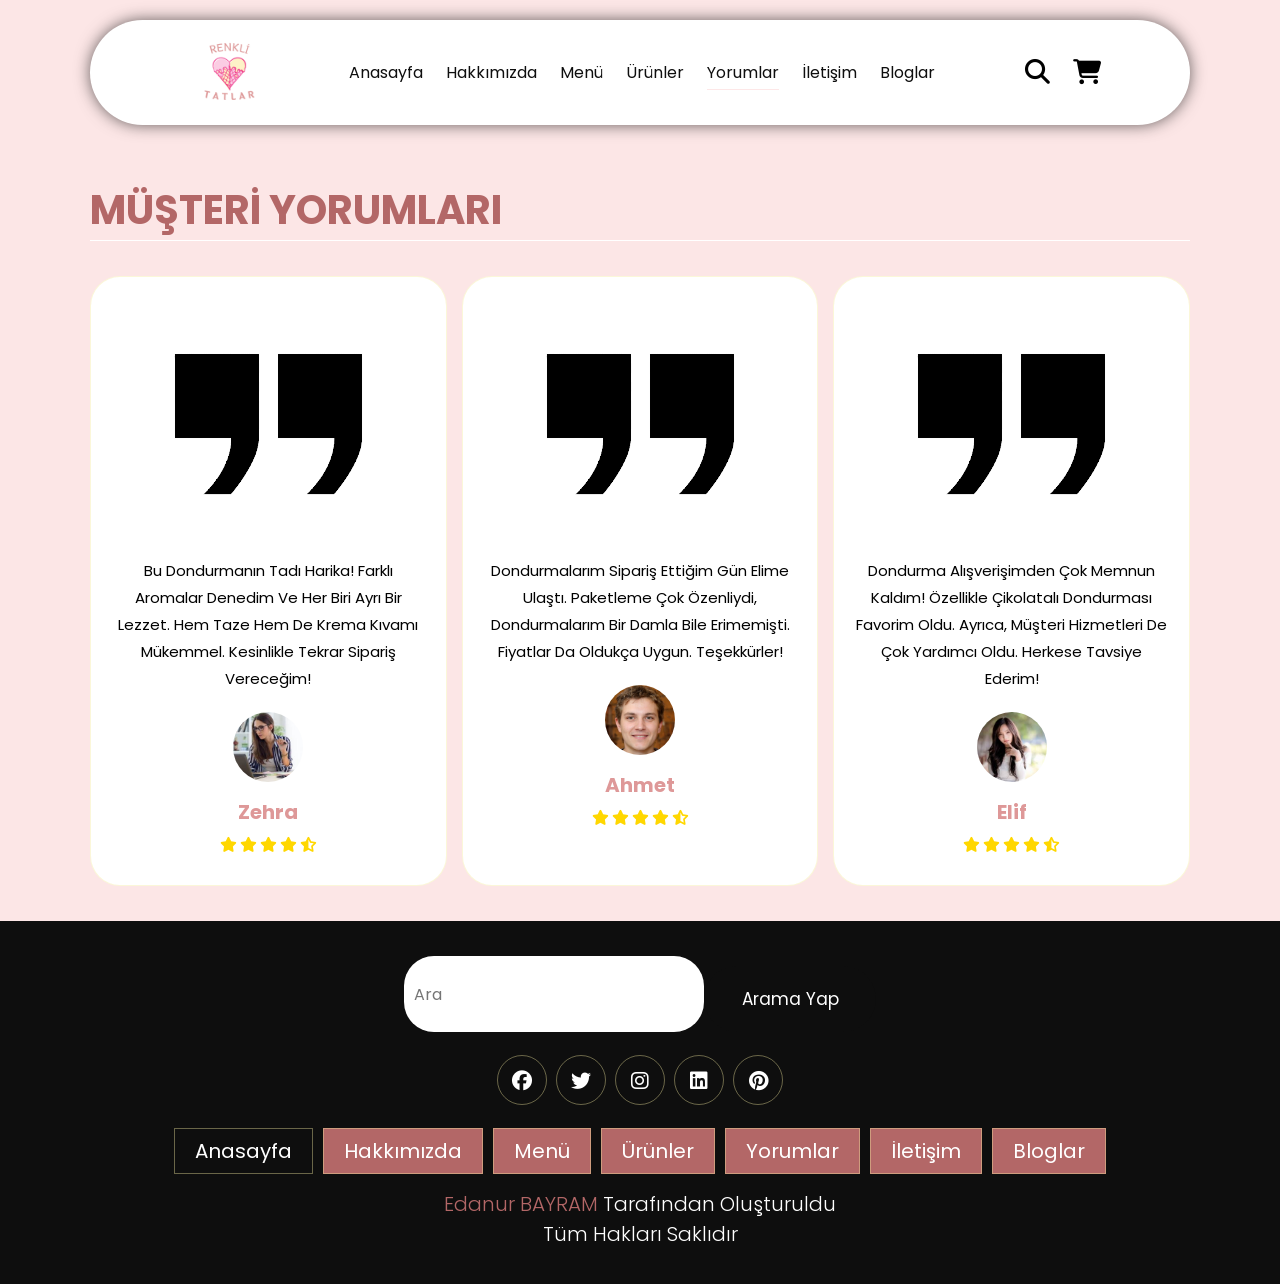
<file: review.html>
<!DOCTYPE html>
<html lang="en">

<head>
    <meta charset="UTF-8">
    <meta name="viewport" content="width=device-width, initial-scale=1.0">
    <link rel="stylesheet" href="https://cdnjs.cloudflare.com/ajax/libs/font-awesome/6.1.1/css/all.min.css" integrity="sha512-KfkfwYDsLkIlwQp6LFnl8zNdLGxu9YAA1QvwINks4PhcElQSvqcyVLLD9aMhXd13uQjoXtEKNosOWaZqXgel0g==" crossorigin="anonymous" referrerpolicy="no-referrer" />
    <title>Müşteri Yorumları</title>
    <link rel="stylesheet" href="styles/style.css" />
</head>

<body>
    <!--! header section start-->
    <header class="header">
         <a href="#" class="logo">
            <img src="images/logo.png" alt="logo" />
         </a>
         <nav class="navbar">
           <a href="index.html" >Anasayfa</a>
           <a href="about.html">Hakkımızda</a>
           <a href="menu.html">Menü</a>
           <a href="products.html" >Ürünler</a>
           <a href="review.html" class="active">Yorumlar</a>
           <a href="contact.html">İletişim</a>
           <a href="blogs.html">Bloglar</a>
         </nav>

         <div class="buttons">
            <button id="search-btn">
                <i class="fas fa-search"></i>
            </button>
            <button id="cart-btn">
                <i class="fas fa-shopping-cart"></i>
            </button>
            <button id="menu-btn">
                <i class="fas fa-bars"></i>
            </button>
         </div>

         <div class="search-form">
            <input
            type="text"
            class="search-input"
            id="search-box"
            placeholder="arama yapın"
            />
            <i class="fas fa-search"></i>
         </div>

         <div class="cart-items-container">
            <div class="cart-item">
                <i class="fas fa-times"></i>
                <img src="images/menu-1.png" alt="menu">
                <div class="content">
                    <h3>Sepet Ürünü 01</h3>
                    <div class="price">200₺</div>
                </div>
            </div>
            <div class="cart-item">
                <i class="fas fa-times"></i>
                <img src="images/menu-2.png" alt="menu">
                <div class="content">
                    <h3>Sepet Ürünü 02</h3>
                    <div class="price">200₺</div>
                </div>
            </div>
            <div class="cart-item">
                <i class="fas fa-times"></i>
                <img src="images/menu-3.png" alt="menu">
                <div class="content">
                    <h3>Sepet Ürünü 03</h3>
                    <div class="price">100₺</div>
                </div>
            </div>
            <div class="cart-item">
                <i class="fas fa-times"></i>
                <img src="images/menu-4.png" alt="menu">
                <div class="content">
                    <h3>Sepet Ürünü 04</h3>
                    <div class="price">250₺</div>
                </div>
            </div>
            <a href="#" class="btn">Ödeme Yap</a>
         </div>
    </header>
    <!--! header section end-->

      <!--! review section start-->
      <section class="review" id="review">
        <h1 class="heading"> müşterİ yorumları </h1>
        <div class="box-container">
            <div class="box">
                <img src="images/quote.png" alt="quote" />
                <p>
                    Bu dondurmanın tadı harika! Farklı aromalar denedim ve her biri ayrı bir lezzet. Hem taze hem de krema kıvamı mükemmel. Kesinlikle tekrar sipariş vereceğim!
                </p>
                <img src="images/avatar-1.png" alt="avatar" class="user" />
                <h3> Zehra </h3>
                <div class="stars">
                    <i class="fas fa-star"></i>
                    <i class="fas fa-star"></i>
                    <i class="fas fa-star"></i>
                    <i class="fas fa-star"></i>
                    <i class="fas fa-star-half-alt"></i>
                </div>
            </div>
            <div class="box">
                <img src="images/quote.png" alt="quote" />
                <p>
                    Dondurmalarım sipariş ettiğim gün elime ulaştı. Paketleme çok özenliydi, dondurmalarım bir damla bile erimemişti. Fiyatlar da oldukça uygun. Teşekkürler!
                </p>
                <img src="images/avatar-2.png" alt="avatar" class="user" />
                <h3> Ahmet </h3>
                <div class="stars">
                    <i class="fas fa-star"></i>
                    <i class="fas fa-star"></i>
                    <i class="fas fa-star"></i>
                    <i class="fas fa-star"></i>
                    <i class="fas fa-star-half-alt"></i>
                </div>
            </div>
            <div class="box">
                <img src="images/quote.png" alt="quote" />
                <p>
                    Dondurma alışverişimden çok memnun kaldım! Özellikle çikolatalı dondurması favorim oldu. Ayrıca, müşteri hizmetleri de çok yardımcı oldu. Herkese tavsiye ederim!
                </p>
                <img src="images/avatar-3.png" alt="avatar" class="user" />
                <h3> Elif </h3>
                <div class="stars">
                    <i class="fas fa-star"></i>
                    <i class="fas fa-star"></i>
                    <i class="fas fa-star"></i>
                    <i class="fas fa-star"></i>
                    <i class="fas fa-star-half-alt"></i>
                </div>
            </div>
        </div>
    </section>
    <!--! review section end-->



    <!--! footer section start-->
    <section class="footer">
        <div class="search">
            <input type="text"
            class="search-input" 
            placeholder="Ara" />
            <button class ="btn bnt-primary">Arama yap</button>
        </div>
        <div class="share">
            <a href="#" class="fab fa-facebook"></a>
            <a href="#" class="fab fa-twitter"></a>
            <a href="#" class="fab fa-instagram"></a>
            <a href="#" class="fab fa-linkedin"></a>
            <a href="#" class="fab fa-pinterest"></a>
        </div>

        <div class="links">
            <a href="#" class="active">Anasayfa</a>
            <a href="#">Hakkımızda</a>
            <a href="#">Menü</a>
            <a href="#">Ürünler</a>
            <a href="#">Yorumlar</a>
            <a href="#">İletişim</a>
            <a href="#">Bloglar</a>
        </div>

        <div class="credit">
            <span>Edanur BAYRAM </span>tarafından oluşturuldu <br> tüm hakları saklıdır
        </div>
    </section>
    <!--! footer section end-->

    <script src="js/script.js"></script>
</body>

</html>
</file>
<file: styles/style.css>
@import url('https://fonts.googleapis.com/css2?family=Poppins:wght@100;300;400;500;600&display=swap');

:root{
    --main-color:#f7a5a545;
    --black-color:#0e0e0e;
    --border: 0.1rem solid rgba(246, 235, 160, 0.4);
}

*{
    font-family: "Poppins", sans-serif;
    margin: 0;
    padding: 0;
    box-sizing: border-box;
    outline: none;
    border: none;
    text-decoration: none;
    text-transform: capitalize;
    transition: 0.2s ease;
}

/*! base html codes */
html {
    font-size: 62.5%;
    overflow-x: hidden;
    scroll-padding-top: 9rem;
    scroll-behavior: smooth;
}

html::-webkit-scrollbar{
    width: 0.8rem;
    background-color: white;
}

html::-webkit-scrollbar-track{
    background-color: transparent;
}

html::-webkit-scrollbar-thumb {
    border-radius: 3rem;
    background-color: #B0B0B0;/*scroll rengi*/
}

body{
    background-color: var(--main-color);
}

section {
    padding: 3.5rem 7%;
}

a {
    color: var(--black-color);
    text-decoration: none;
}

.btn {
    margin-top: 1rem;
    display: inline-block;
    padding: 2rem 3.75rem;
    border-radius: 30rem;
    font-size: 1.7rem;
    color: #fff;
    background-color: var(--black-color);
    cursor: pointer;
}

.btn:hover {
    opacity: 0.9;
}

.heading {
    color: #fff;
    text-transform: uppercase;
    font-size: 4rem;
    margin-bottom: 3.5rem;
    border-bottom: 0.1rem solid #fff;
}

.heading span {
    text-transform: uppercase;
}

.search-input {
    font-size: 1.6rem;
    color: var(--black-color);
    padding: 1rem;
    text-transform: none;
    border-radius: 3rem;
}

/*! header start */

.header .search-form {
    position: absolute;
    top: 115%;
    right: 7%;
    background-color: #fff;
    width: 50rem;
    height: 5rem;
    display: flex;
    align-items: center;
    border-radius: 3rem;
    box-shadow: 0px 0px 25px 2px rgb(0 0 0 / 75%);
    transform: scaleY(0);
}

.header .search-form.active {
    transform: scaleY(1);
}

.header .search-form i {
    cursor: pointer;
    font-size: 2.2rem;
    margin-right: 1.5rem;
    color: var(--black-color);
}

.header .search-form input {
    width: 100%;
}

.header .logo img {
    height: 10rem;
}

.header {
    background-color: #fff;
    display: flex;
    align-items: center;
    justify-content: space-between;
    padding: 0 7%;
    margin: 2rem 7%;
    border-radius: 30rem;
    box-shadow: 0px 0px 17px -2px rgba(0,0,0,0.75);
    position: sticky;
    top: 0;
    z-index: 1000;
}

.header .navbar a {
    margin: 0 1rem;
    font-size: 1.6rem;
    color:var(--black-color);
    border-bottom: 0.1rem solid transparent;
}

.header .navbar .active,
.header .navbar a:hover{
    border-color: var(--main-color);
    padding-bottom: 0.5rem;
}

.header .buttons button{
    cursor: pointer;
    font-size: 2.5rem;
    margin-left: 2rem;
    background-color: transparent;
}

.header .cart-items-container {
    position:absolute;
    top: 95%;
    height: calc(100vh - 9rem);
    width: 35rem;
    background-color: #fff;
    box-shadow: 0px 20px 14px 0px rgb(0 0 0 / 75%);
    right: -100%;
}

.header .cart-items-container.active {
    right: 3rem;
}

.header .cart-items-container .cart-item {
    position: relative;
    display: flex;
    align-items: center;
    gap: 1.5rem;
    padding: 1.5rem;
}

.header .cart-items-container .cart-item:hover {
   box-shadow: 0px 0px 10px 0px rgba(0, 0, 0, 0.75);
}

.header .cart-items-container .cart-item .fa-times {
    position: absolute;
    top: 1rem;
    right: 1.5rem;
    font-size: 2rem;
    cursor: pointer;
    color: var(--black-color);
}

.header .cart-items-container .cart-item img {
    height: 7rem;
}

.header .cart-items-container .cart-item .content h3 {
    font-size: 2rem;
    color: var(--black-color);
    padding-bottom: 0.5rem;
}

.header .cart-items-container .cart-item .content .price {
    font-size: 1.5rem;
    color: var(--black-color);
}

.header .cart-items-container .btn{
    width: 100%;
    text-align: center;
    border-radius: unset;
    background-color: #b36767;
}

.header #menu-btn {
    display:none;
}

/*! header end */

/*! home start */
.home{
    min-height: 100vh;
    background: url(../images/home.jpg)
    no-repeat;
    background-size: cover;
    background-position: center;
    margin-top: -14.5rem;
    display: flex;
    align-items: center;
}

.home .content {
    max-width: 60rem;
}

.home .content h3 {
    font-size: 6rem;
    color: #de9898;
}

.home .content p {
    font-size: 2rem;
    font-weight: 450;
    line-height: 1.8;
    padding: 1rem 0;
    color: #1d202198;
}

.home .content .btn{
    background-color: #de9898;
}
/*! home end */

/*! menu start */
   .menu .heading{
    color:#b36767;
   }

   .menu .box-container{
      display: grid;
      grid-template-columns: repeat(auto-fit, minmax(30rem, 1fr));
      gap: 1.5rem;
   }

   .menu .box-container .box {
    padding: 3rem;
    background-color: #fff;
    min-height: 60rem;
    display: flex;
    flex-direction: column;
    align-items: flex-start;
    justify-content: space-between;
   }

   .menu .box-container .box img{
      width: 100%;
      object-fit: cover; 
   }

   .menu .box-container .box .menu-category{
    font-size: 1.2rem;
    text-transform: uppercase;
   }

   .menu .box-container .box h3 {
    font-size: 3rem;
    padding: 1 rem 0;
   }

   .menu .box-container .box .price{
    font-size: 2.5rem;
    padding: 0.5rem 0;
   }

   .menu .box-container .box .price span{
    font-size: 1.5rem;
    text-decoration: line-through;
    font-weight: 300;
   }
/*! menu end */

/*! product start */
.products .heading{
    color:#b36767;
}

.products .box-container {
    display: grid;
    grid-template-columns: repeat(auto-fit, minmax(30rem, 1fr));
    gap: 1.5rem;
}

.products .box-container .box {
    text-align: center;
    background-color: #fff;
    position: relative;
    border-radius: 3rem;
    height: 60rem;
    display: flex;
    flex-direction: column;
    justify-content: space-between;
    padding: 3rem;
}

.products .box-container .box .box-head {
    display: flex;
    flex-direction: column;
    align-items: flex-start;
    position: relative;
    z-index: 10;
}

.products .box-container .box .box-head .title{
    font-size: 1.4rem;
}

.products .box-container .box .box-head .name{
    font-size: 4rem;
    font-weight: bold;
    text-align: start;
    overflow-wrap: anywhere;
}

.products .box-container  .box-head .name,
.products .box-container  .box-head .title{
    color: #fff;
}

.products .box-container img {
    position: absolute;
    top: 50%;
    left: 50%;
    width: 100%;
    object-fit: cover;
    transform: translate(-50%, -50%);
    border-radius: 3rem;
}

.products .box-container  img {
    top: 0;
    left: 0;
    width: 100%;
    height: 100%;
    transform: unset;
}

.products .box-container .box-bottom {
    display: flex;
    justify-content: space-between;
    align-items: center;
    position: relative;
    z-index: 10;
}

.products .box-container .box-bottom .info {
    display: flex;
    flex-direction: column;
    align-items: flex-start;
}

.products .box-container .box-bottom .info .price {
    font-size: 3rem;
}

.products .box-container .box-bottom .info .amount {
    font-size: 1.4rem;
}

.products .box-container .box-bottom .info .price,
.products .box-container .box-bottom .info .amount {
    color:#fff;
}

.products .box-container .box-bottom .product-btn a {
    display: flex;
    align-items: center;
    justify-content: center;
    border-radius: 50%;
    width: 6.5rem;
    height: 6.5rem;
    border: 0.2rem solid var(--main-color);
}

.products .box-container .box-bottom .product-btn a i {
    font-size: 1.6rem;
    color: var(--main-color);
}

/*! product end */

/*! about start */
.about .heading{
    color: #b36767;
}

.about .row {
    display: flex;
    flex-wrap: wrap;
    column-gap: 2rem;
}

.about .row .image {
    flex: 1 1 45rem;
}

.about .row .content {
    flex: 1 1 45rem;
}

.about .row img {
    width: 100%;
}

.about .row .content h3 {
   font-size: 3rem;
   color: #433838;
}

.about .row .content p{
    font-size: 1.6rem;
    color: #564c4c;
    padding: 1rem 0;
    line-height: 1.8;
}
/*! about end */

/*! review start */
.review .heading{
    color: #b36767;
}

.review .box-container {
    display: grid;
    grid-template-columns: repeat(auto-fit, minmax(30rem, 1fr));
    gap: 1.5rem;
}

.review .box-container .box {
    border: var(--border);
    text-align: center;
    padding: 3rem 2rem;
    background-color: #fff;
    border-radius: 3rem;
}

.review .box-container .box p{
    font-size: 1.5rem;
    line-height: 1.8;
    padding: 2rem 0;
}

.review .box-container .box .user{
    height: 7rem;
    width: 7rem;
    border-radius: 50%;
    object-fit: cover;
}

.review .box-container .box h3{
    padding: 1rem 0;
    font-size: 2rem;
    color: #de9898;
}

.review .box-container .box .stars i{
    font-size: 1.5rem;
    color: gold;
}
/*! review end */

/*! contact start */
.contact .heading{
    color: #b36767;
}

.contact .row {
    display: flex;
    background-color: var(--black-color);
    flex-wrap: wrap;
    gap: 1rem;
}

.contact .row .map{
    flex: 1 1 45rem;
    width: 100%;
    object-fit: cover;
}

.contact .row form{
    flex: 1 1 45rem;
    padding: 5rem 2rem;
    text-align: center;
}

.contact .row form h3{
    text-transform: uppercase;
    font-size: 3.5rem;
    color: #fff;
}

.contact .row form .inputBox {
    display: flex;
    align-items: center;
    margin: 2rem 0;
    border: var(--border);
}

.contact .row form .inputBox i{
    color: #fff;
    font-size: 2rem;
    padding-left: 2rem;
}

.contact .row form .inputBox input{
    width: 100%;
    padding: 2rem;
    font-size: 1.7rem;
    color: #fff;
    text-transform: none;
    background-color: transparent;
}

.contact .row form .btn{
    color: #b36767;
    background-color: #fff;
    font-weight: bold;
}
/*! contact end */

/*! blog start */
.blogs .heading{
    color: #b36767;
}

.blogs .box-container {
    display: grid;
    grid-template-columns: repeat(auto-fit, minmax(30rem, 1fr));
    gap: 1.5rem;
}

.blogs .box-container .box {
    background-color: #fff;
    border-radius: 3rem;
}

.blogs .box-container .box .image{
    height: 25rem;
    overflow: hidden;
    width: 100%;
    border-top-left-radius: 3rem;
    border-top-right-radius: 3rem;
}

.blogs .box-container .box .image img {
    height: 100%;
    object-fit: cover;
    width: 100%;
}

.blogs .box-container .box:hover .image img{
    transform: scale(1.2);/*imleci resme götürünce yakınlaştırma yapar*/
}

.blogs .box-container .box .content{
    padding: 2rem;
}

.blogs .box-container .box .content .title{
    line-height: 1.5;
    font-size: 2.5rem;
}

.blogs .box-container .box .content span{
    display: block;
    padding-top: 1rem;
    font-size: 2rem;
}

.blogs .box-container .box .content p {
    font-size: 1.6rem;
    line-height: 1.8;
    color:#5e5353;
    padding: 1 rem 0;
}
/*! blog end */

/*! footer start */
.footer{
    background-color: var(--black-color);
    text-align: center;
}

.footer .search {
    display: flex;
    justify-content: center;
}

.footer .search .search-input{
    width: 30rem;
}

.footer .search .btn-primary{
    background-color: var(--main-color);
    padding: 1rem 2rem;
    margin-left: 1rem;
}

.footer .share {
    padding: 2rem 0;
}

.footer .share a{
    width: 5rem;
    height: 5rem;
    line-height: 5rem;
    color: #fff;
    font-size: 2rem;
    border: var(--border);
    border-radius: 50%;
    margin: 0.3rem;
}

.footer .share a:hover {
    background-color: var(--main-color);
}

.footer .links {
    display: flex;
    justify-content: center;
    flex-wrap: wrap;
    gap: 1rem;
}

.footer .links a{
    background-color: #b36767;
    padding: 0.7rem 2rem;
    color: #fff;
    font-size: 2rem;
    border: var(--border);
}

.footer .links a:hover {
    background-color: var(--black-color);
    opacity: 0.7;
}

.footer .links a.active {
    background-color: var(--black-color);
}

.footer .credit {
    font-size: 2rem;
    color: #fff;
    font-weight: 300;
    padding-top: 1.5rem;
}

.footer .credit span {
    color: #b36767;
}
/*! footer end */

/*! responsive start */
@media (max-width: 991px) {
    html {
        font-size: 55%;
    }
    .header{
        padding: 1.5 2rem;
    }

    .header .logo img {
        height:7rem;
    }

    .section {
        padding: 2rem;
    }

    .products .box-container .box .box-head .name {
        font-size: 3.4rem;
    }
}
@media (max-width: 768px) {

    .header #menu-btn {
        display: inline-block;
    }

    .header .navbar {
        position: absolute;
        top: 95%;
        background-color: #fff;
        height: calc(100vh - 9rem);
        width: 30rem;
        box-shadow: 0px 20px 14px 0px rgb(0 0 0 / 75%);
        right: -100%;
    }

    .header .navbar .active {
        right: 3rem;
    }

    .header .navbar a {
        color: var(--black-color);
        display: block;
        margin: 1.5rem;
        padding: 0.5rem;
        font-size: 2rem;
    }
}

@media (max-width: 576px) {
    html {
        font-size: 50%;
    }

    
}

/*! responsive end */
</file>
